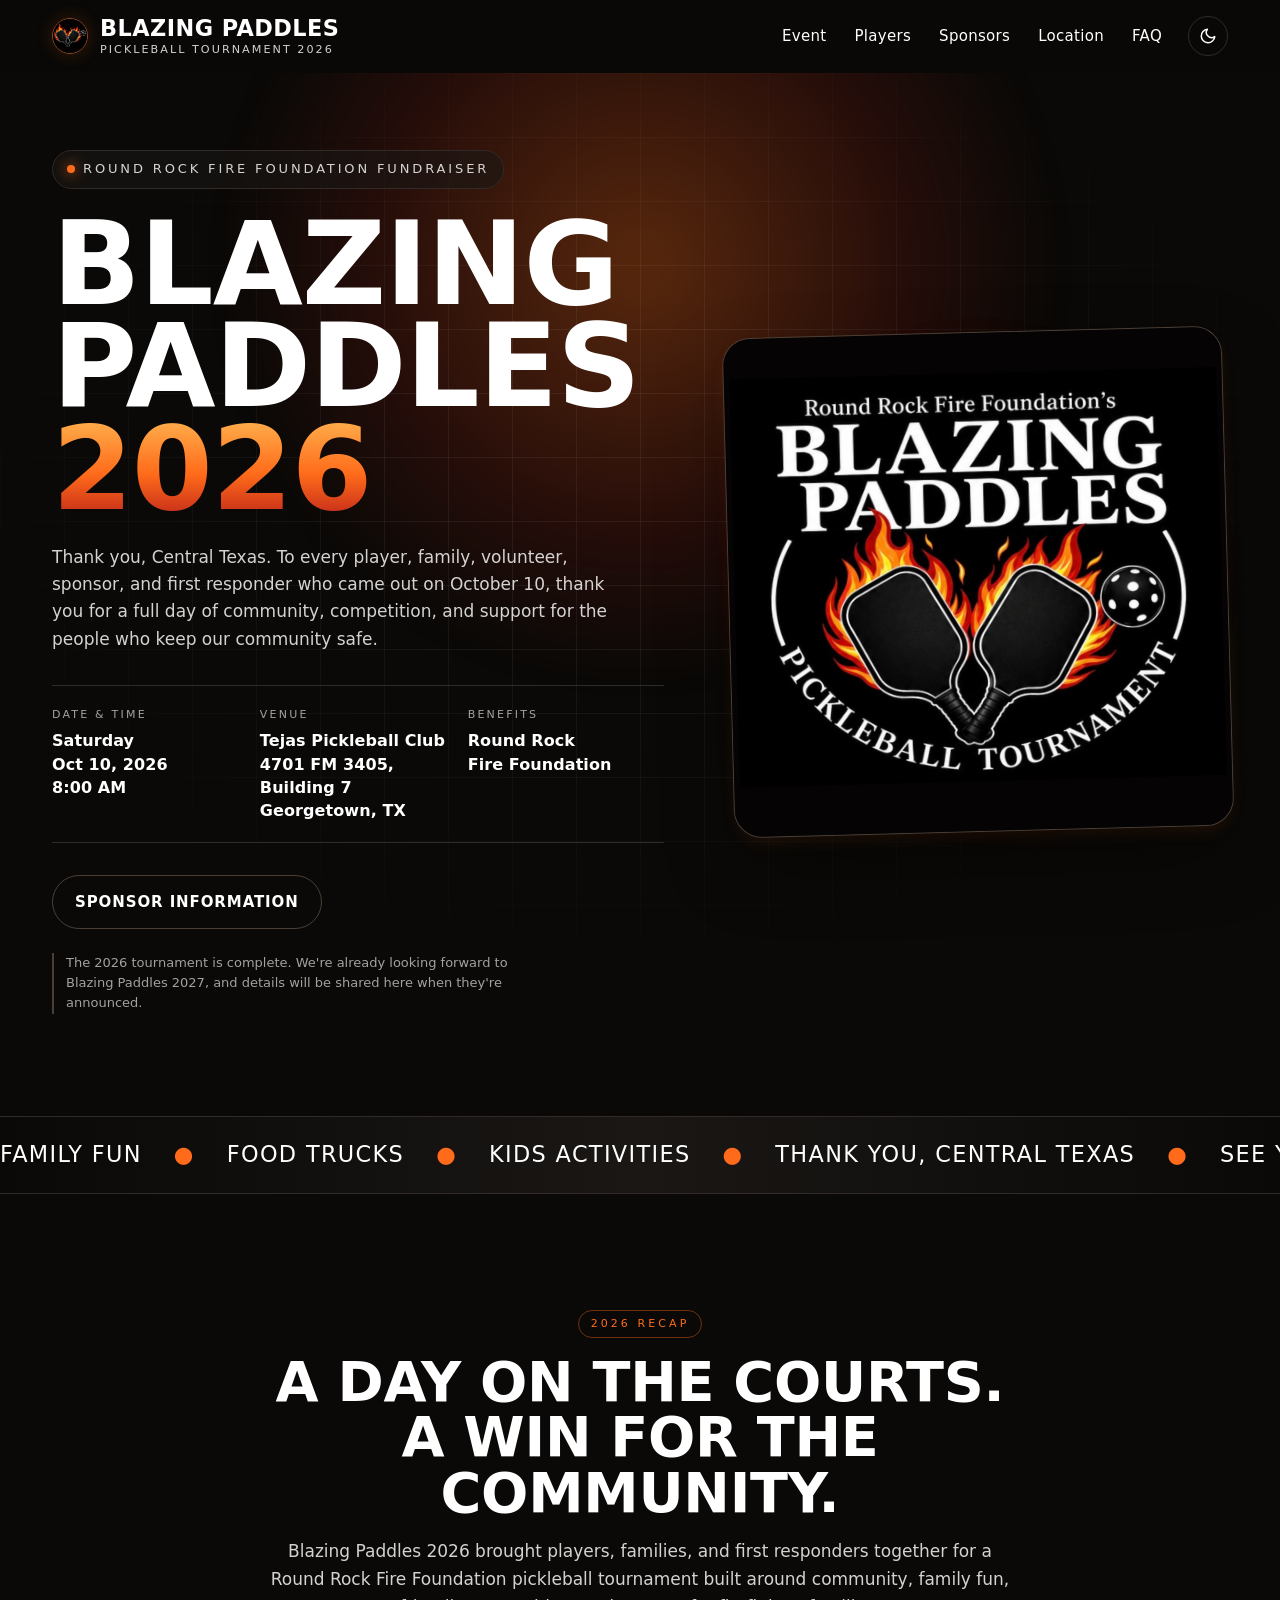
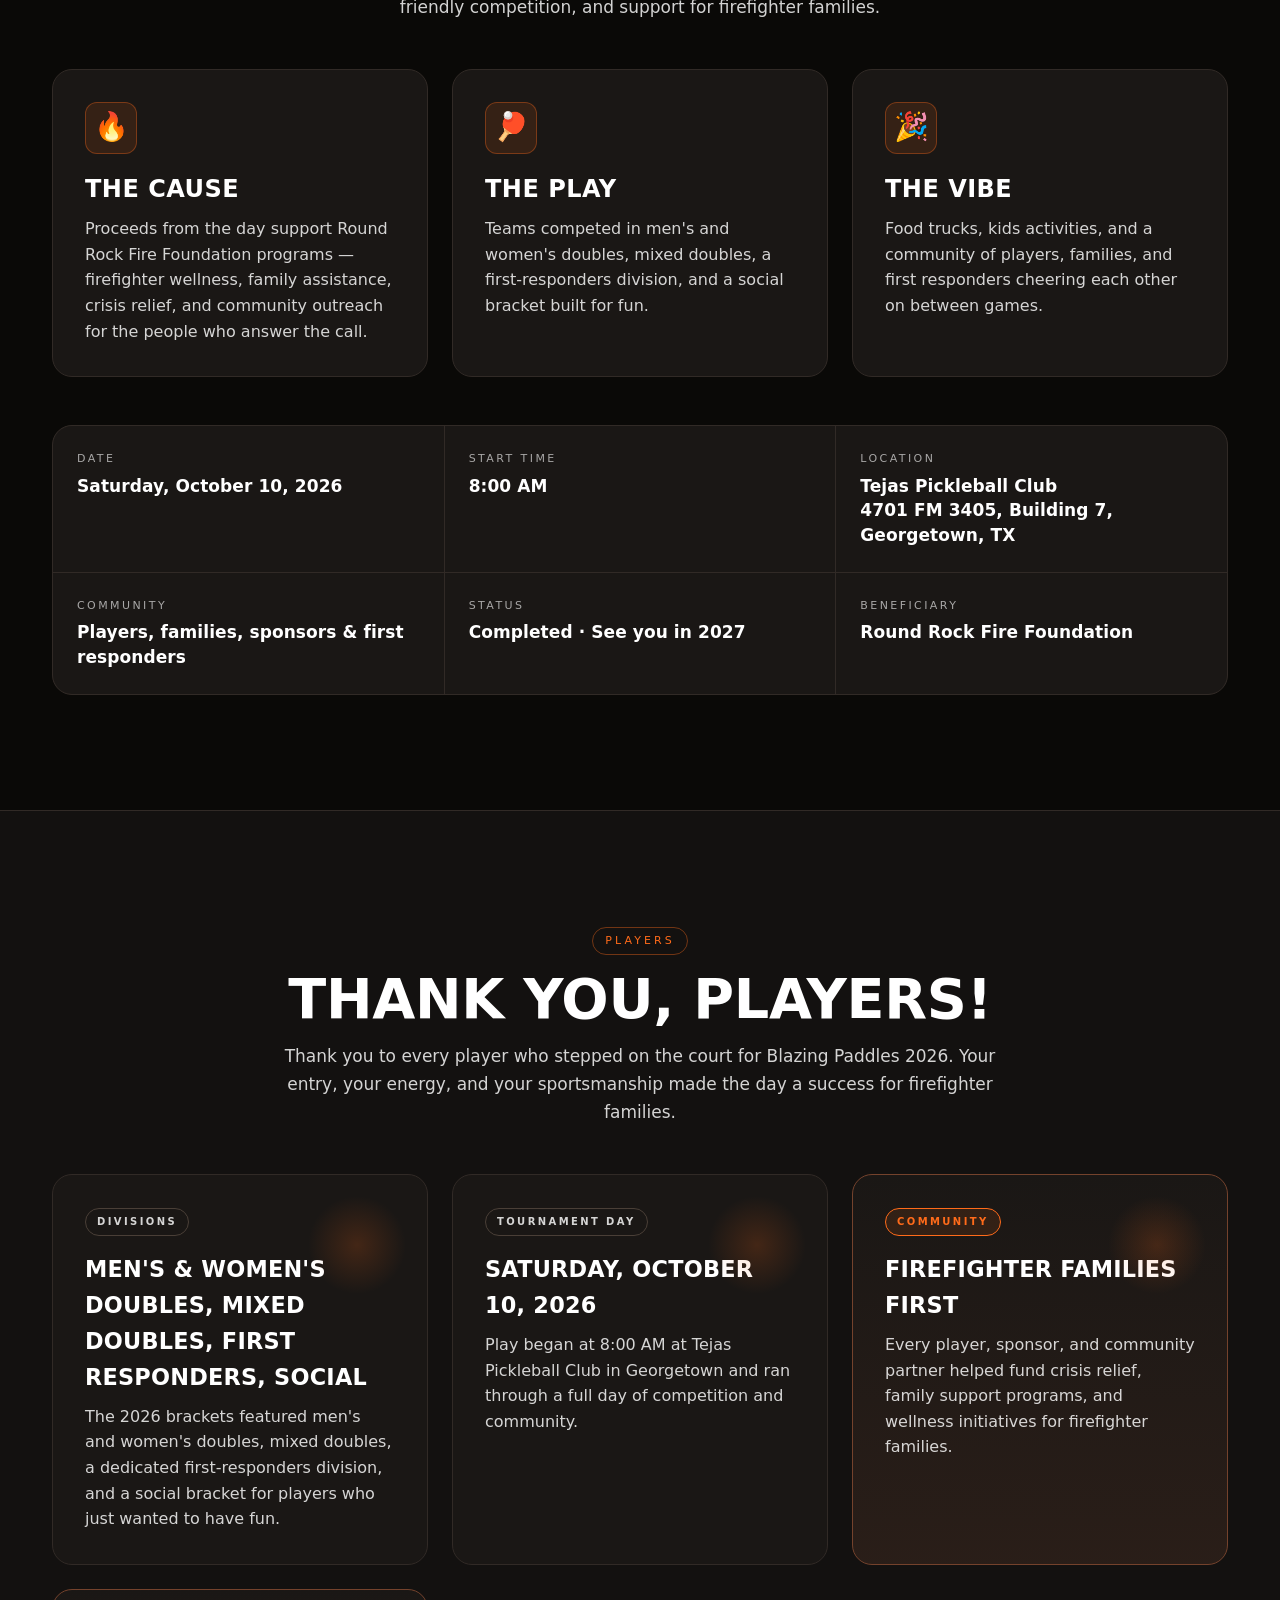
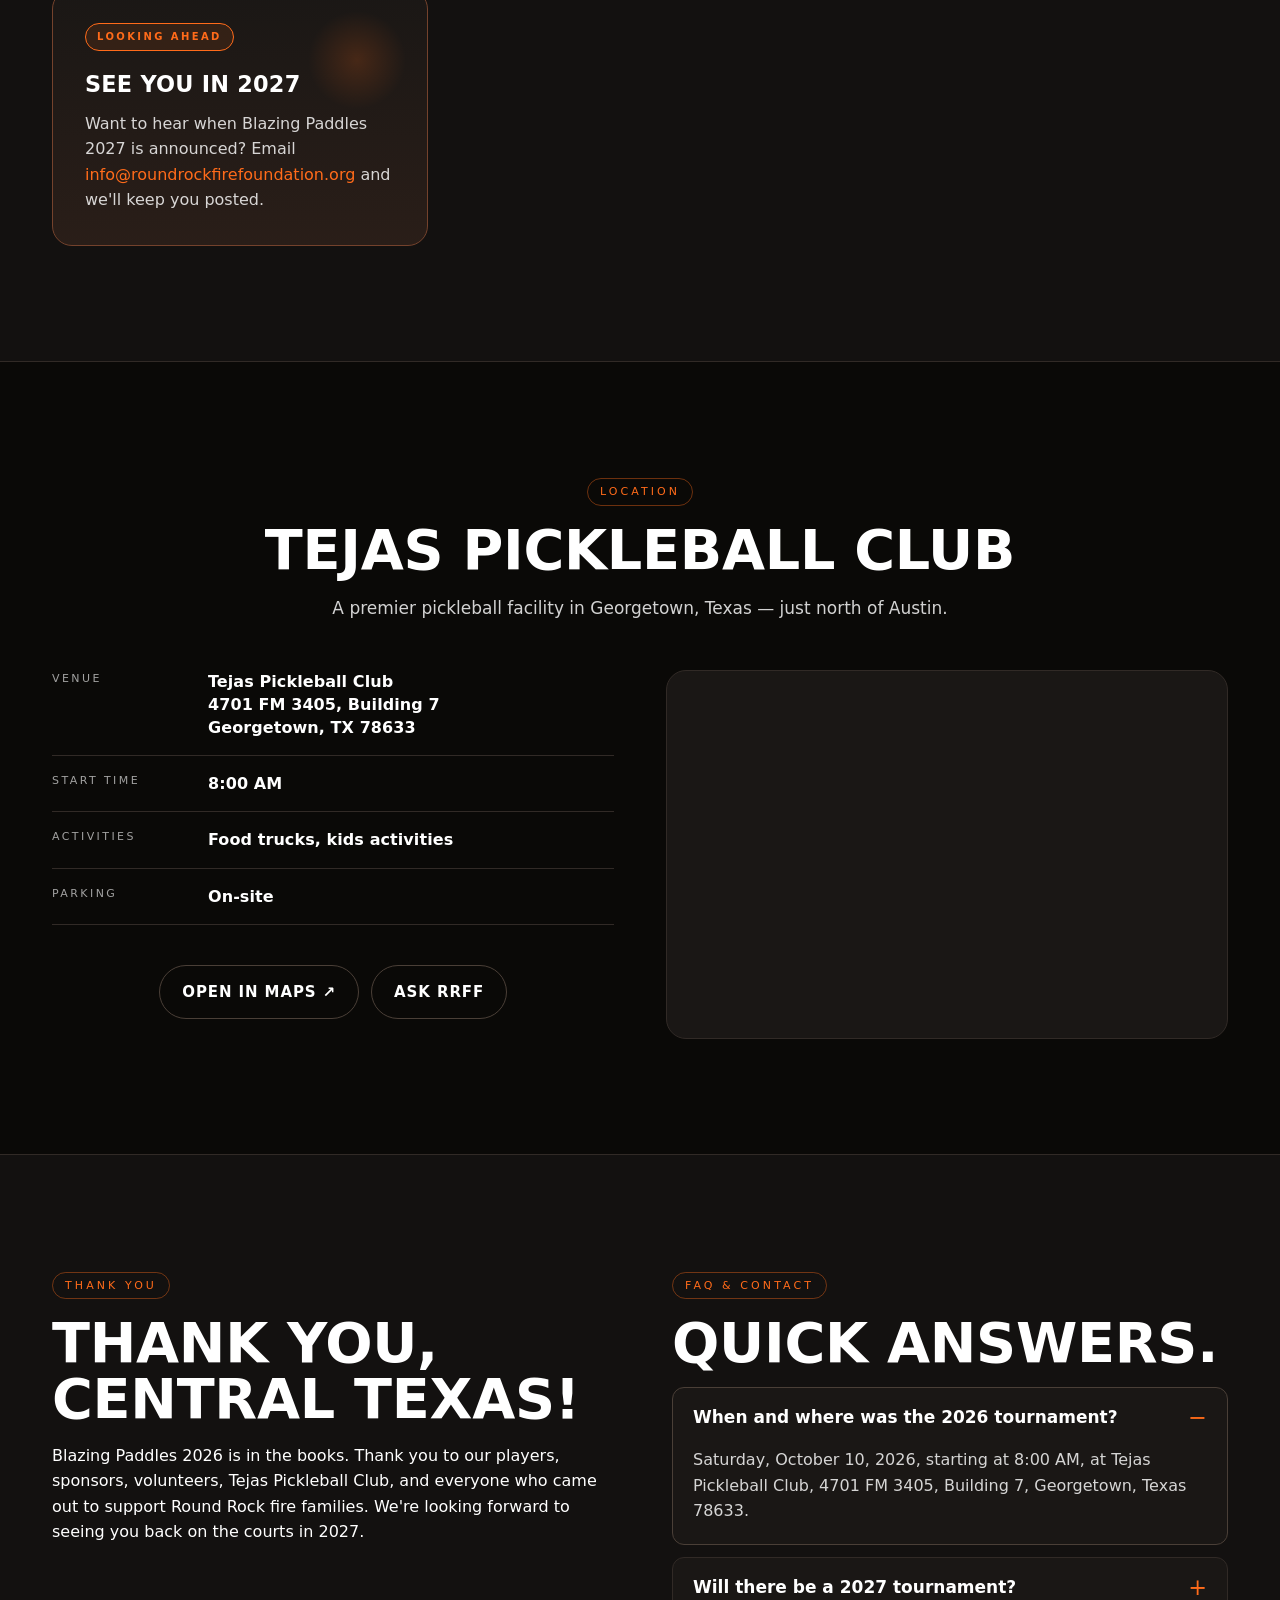
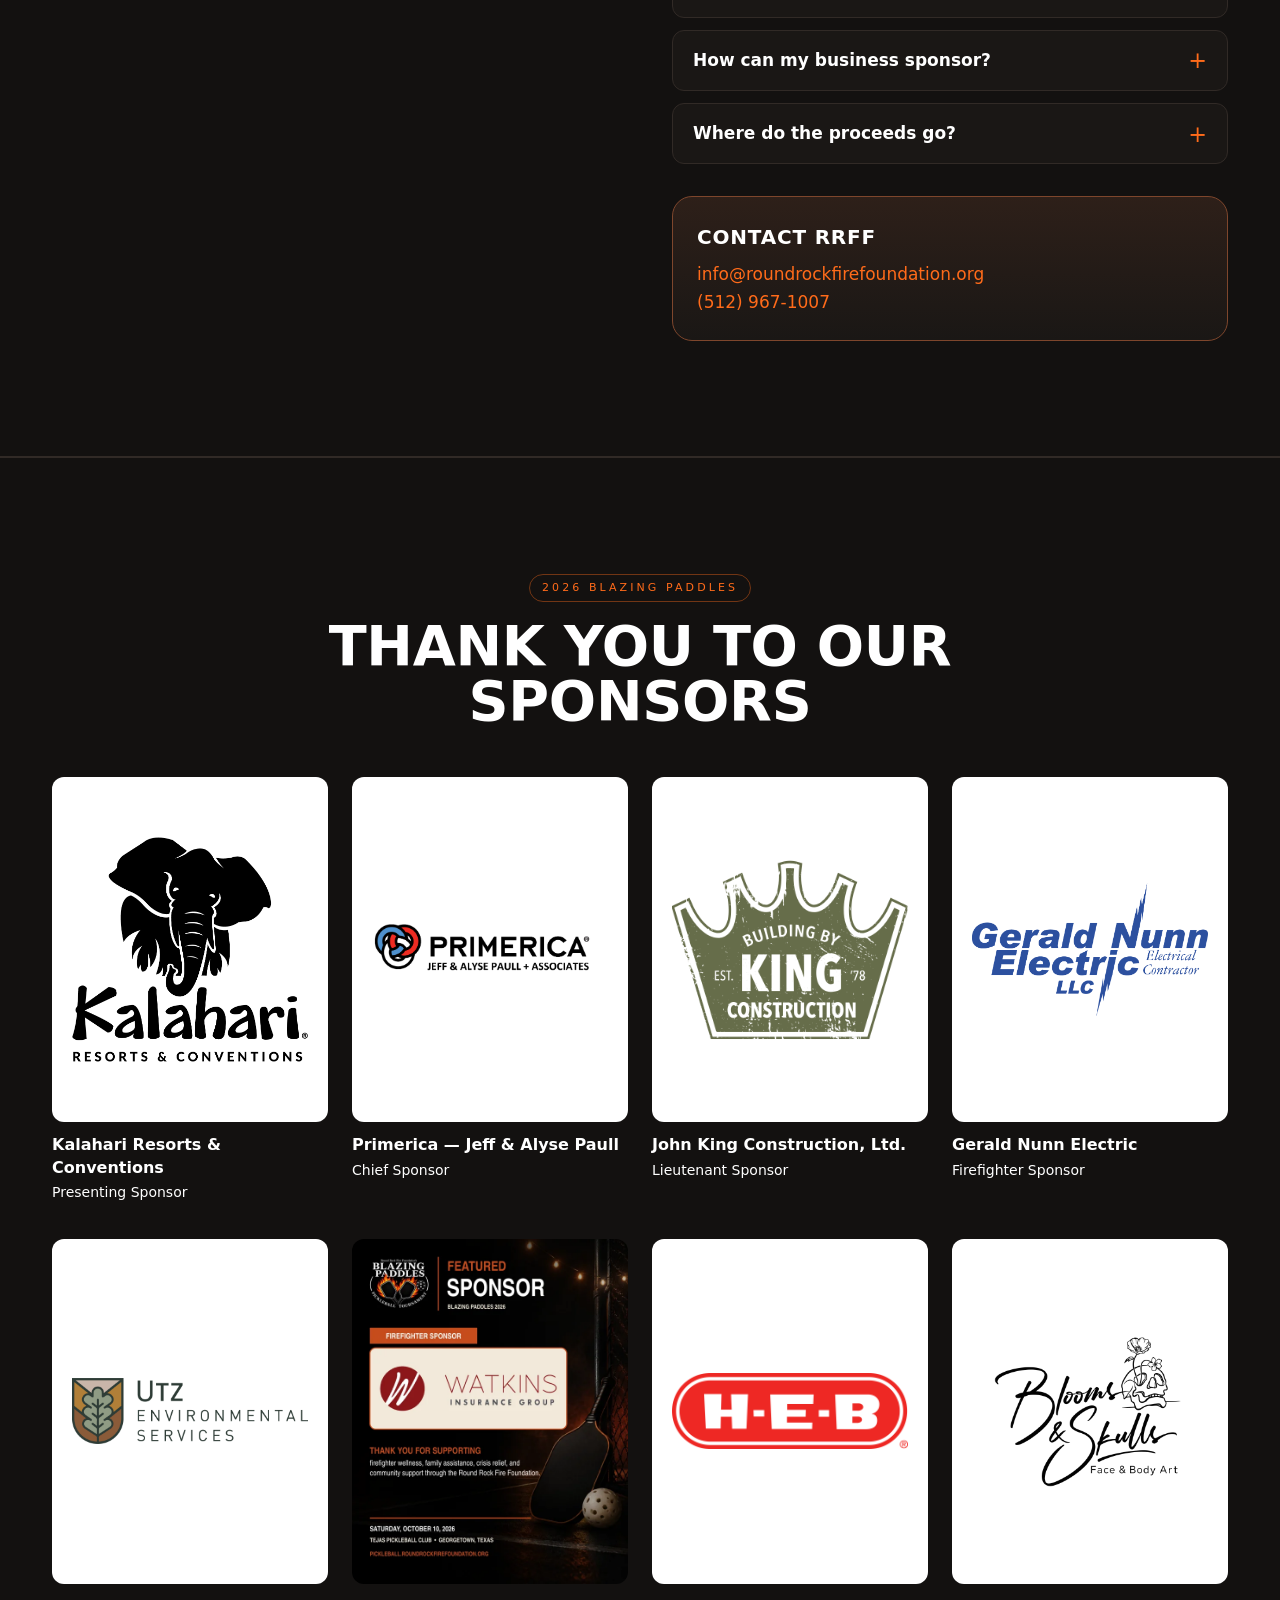
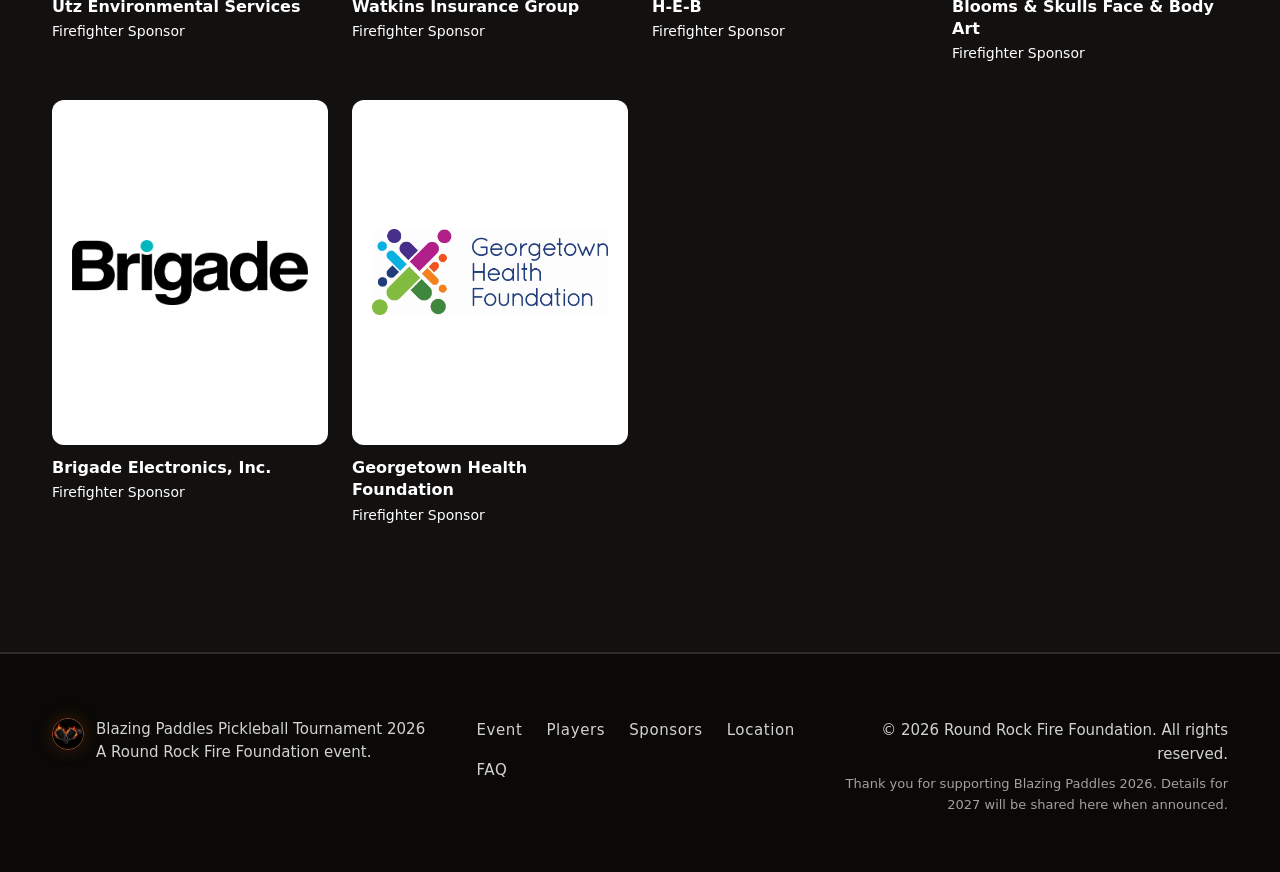
<file: index.html>
<!doctype html>
<html lang="en" data-theme="dark">
<head>
  <meta charset="utf-8" />
  <meta name="viewport" content="width=device-width, initial-scale=1" />
  <title>Blazing Paddles Pickleball Tournament 2026 — Round Rock Fire Foundation</title>
  <meta name="description" content="Thank you, Central Texas. Blazing Paddles 2026 was played Saturday, October 10, 2026 at Tejas Pickleball Club in Georgetown, TX, benefiting the Round Rock Fire Foundation. We look forward to seeing you in 2027." />

  <!-- Open Graph -->
  <meta property="og:type" content="website" />
  <meta property="og:title" content="Blazing Paddles Pickleball Tournament 2026" />
  <meta property="og:description" content="Thank you, Central Texas. Blazing Paddles 2026 was played October 10, 2026 at Tejas Pickleball Club in Georgetown, TX, benefiting the Round Rock Fire Foundation. See you in 2027." />
  <meta property="og:url" content="https://pickleball.roundrockfirefoundation.org/" />
  <meta property="og:image" content="https://pickleball.roundrockfirefoundation.org/assets/images/blazing-paddles-logo-official-2026.jpg" />
  <meta property="og:image:alt" content="Blazing Paddles Pickleball Tournament 2026 logo" />
  <meta property="og:locale" content="en_US" />
  <meta name="twitter:card" content="summary_large_image" />
  <meta name="twitter:title" content="Blazing Paddles Pickleball Tournament 2026" />
  <meta name="twitter:description" content="October 10, 2026 · Georgetown, TX · Benefiting the Round Rock Fire Foundation." />
  <meta name="twitter:image" content="https://pickleball.roundrockfirefoundation.org/assets/images/blazing-paddles-logo-official-2026.jpg" />

  <link rel="icon" type="image/jpeg" href="assets/images/blazing-paddles-icon-official-2026.jpg" />

  <!-- Fonts: Fontshare Khand (display, condensed athletic) + Satoshi (body) -->
  <link rel="preconnect" href="https://api.fontshare.com" crossorigin />
  <link href="https://api.fontshare.com/v2/css?f[]=khand@500,600,700&f[]=satoshi@400,500,700,900&display=swap" rel="stylesheet" />

  <link rel="stylesheet" href="styles.css" />

  <!-- JSON-LD Event Schema -->
  <script type="application/ld+json">
  {
    "@context": "https://schema.org",
    "@type": "SportsEvent",
    "name": "Blazing Paddles Pickleball Tournament 2026",
    "description": "Round Rock Fire Foundation fundraiser with pickleball, community activities, and support for firefighter families.",
    "startDate": "2026-10-10T08:00:00-05:00",
    "endDate": "2026-10-10",
    "doorTime": "2026-10-10T08:00:00-05:00",
    "eventAttendanceMode": "https://schema.org/OfflineEventAttendanceMode",
    "eventStatus": "https://schema.org/EventScheduled",
    "image": "assets/images/blazing-paddles-logo-official-2026.jpg",
    "location": {
      "@type": "Place",
      "name": "Tejas Pickleball Club",
      "address": {
        "@type": "PostalAddress",
        "streetAddress": "4701 FM 3405, Building 7",
        "addressLocality": "Georgetown",
        "addressRegion": "TX",
        "postalCode": "78633",
        "addressCountry": "US"
      }
    },
    "organizer": {
      "@type": "Organization",
      "name": "Round Rock Fire Foundation",
      "url": "https://www.roundrockfirefoundation.org/",
      "email": "info@roundrockfirefoundation.org",
      "telephone": "+1-512-967-1007"
    },
    "performer": {
      "@type": "PerformingGroup",
      "name": "Blazing Paddles 2026 Tournament Players"
    },
    "sport": "Pickleball"
  }
  </script>
</head>
<body>

  <a class="skip-link" href="#main">Skip to main content</a>

  <header class="site-header" id="siteHeader">
    <div class="container header-inner">
      <a href="#home" class="brand" aria-label="Blazing Paddles Pickleball Tournament — home">
        <img class="brand-mark brand-mark-img" src="assets/images/blazing-paddles-icon-official-2026.jpg" alt="" width="36" height="36" />
        <span class="brand-text">
          <span class="brand-line-1">Blazing Paddles</span>
          <span class="brand-line-2">Pickleball Tournament 2026</span>
        </span>
      </a>

      <nav class="primary-nav" aria-label="Primary">
        <ul>
          <li><a href="#event">Event</a></li>
          <li><a href="#divisions">Players</a></li>
          <li><a href="sponsor.html">Sponsors</a></li>
          <li><a href="#location">Location</a></li>
          <li><a href="#faq">FAQ</a></li>
        </ul>
      </nav>

      <div class="header-actions">
        <button class="theme-toggle" type="button" aria-label="Toggle light/dark theme" id="themeToggle">
          <svg class="icon-moon" width="18" height="18" viewBox="0 0 24 24" fill="none" stroke="currentColor" stroke-width="2" stroke-linecap="round" stroke-linejoin="round" aria-hidden="true"><path d="M21 12.79A9 9 0 1 1 11.21 3 7 7 0 0 0 21 12.79z"/></svg>
          <svg class="icon-sun" width="18" height="18" viewBox="0 0 24 24" fill="none" stroke="currentColor" stroke-width="2" stroke-linecap="round" stroke-linejoin="round" aria-hidden="true"><circle cx="12" cy="12" r="4"/><path d="M12 2v2M12 20v2M4.93 4.93l1.41 1.41M17.66 17.66l1.41 1.41M2 12h2M20 12h2M4.93 19.07l1.41-1.41M17.66 6.34l1.41-1.41"/></svg>
        </button>
        <button class="menu-toggle" type="button" aria-label="Open menu" aria-expanded="false" id="menuToggle">
          <span></span><span></span><span></span>
        </button>
      </div>
    </div>
  </header>

  <main id="main">

    <!-- HERO -->
    <section class="hero" id="home">
      <div class="hero-bg" aria-hidden="true">
        <div class="hero-glow"></div>
        <div class="hero-grid"></div>
      </div>

      <div class="container hero-inner">
        <div class="hero-copy">
          <p class="eyebrow">
            <span class="dot"></span>
            Round Rock Fire Foundation Fundraiser
          </p>
          <h1 class="hero-title">
            Blazing<br/>Paddles<br/>
            <span class="hero-title-sub">2026</span>
          </h1>
          <p class="hero-lede">
            Thank you, Central Texas. To every player, family, volunteer, sponsor, and first responder who came out on October 10, thank you for a full day of community, competition, and support for the people who keep our community safe.
          </p>

          <ul class="hero-meta">
            <li>
              <span class="meta-label">Date &amp; Time</span>
              <span class="meta-value">Saturday<br/>Oct 10, 2026<br/>8:00 AM</span>
            </li>
            <li>
              <span class="meta-label">Venue</span>
              <span class="meta-value">Tejas Pickleball Club<br/>4701 FM 3405, Building 7<br/>Georgetown, TX</span>
            </li>
            <li>
              <span class="meta-label">Benefits</span>
              <span class="meta-value">Round Rock<br/>Fire Foundation</span>
            </li>
          </ul>

          <div class="hero-ctas">
            <a class="btn btn-ghost" href="sponsor.html">Sponsor Information</a>
          </div>

          <p class="update-note">
            The 2026 tournament is complete. We're already looking forward to Blazing Paddles 2027, and details will be shared here when they're announced.
          </p>
        </div>

        <figure class="hero-art">
          <img src="assets/images/blazing-paddles-logo-official-2026.jpg" alt="Round Rock Fire Foundation Blazing Paddles Pickleball Tournament logo" width="1080" height="1080" />
        </figure>
      </div>
    </section>

    <!-- MARQUEE / VALUE STRIP -->
    <section class="strip" aria-label="Event highlights">
      <div class="strip-track">
        <span>Family Fun</span><span aria-hidden="true">●</span>
        <span>Food Trucks</span><span aria-hidden="true">●</span>
        <span>Kids Activities</span><span aria-hidden="true">●</span>
        <span>Thank You, Central Texas</span><span aria-hidden="true">●</span>
        <span>See You in 2027</span><span aria-hidden="true">●</span>
        <span>Community Fundraiser</span><span aria-hidden="true">●</span>
        <span>Family Fun</span><span aria-hidden="true">●</span>
        <span>Food Trucks</span><span aria-hidden="true">●</span>
        <span>Kids Activities</span><span aria-hidden="true">●</span>
        <span>Thank You, Central Texas</span><span aria-hidden="true">●</span>
        <span>See You in 2027</span><span aria-hidden="true">●</span>
        <span>Community Fundraiser</span><span aria-hidden="true">●</span>
      </div>
    </section>

    <!-- EVENT INFO -->
    <section class="section" id="event">
      <div class="container">
        <header class="section-head">
          <p class="kicker">2026 Recap</p>
          <h2 class="section-title">A day on the courts. A win for the community.</h2>
          <p class="section-lede">
            Blazing Paddles 2026 brought players, families, and first responders together for a Round Rock Fire Foundation pickleball tournament built around community, family fun, friendly competition, and support for firefighter families.
          </p>
        </header>


        <div class="grid info-grid">
          <article class="card">
            <div class="card-icon" aria-hidden="true">🔥</div>
            <h3>The Cause</h3>
            <p>Proceeds from the day support Round Rock Fire Foundation programs — firefighter wellness, family assistance, crisis relief, and community outreach for the people who answer the call.</p>
          </article>

          <article class="card">
            <div class="card-icon" aria-hidden="true">🏓</div>
            <h3>The Play</h3>
            <p>Teams competed in men's and women's doubles, mixed doubles, a first-responders division, and a social bracket built for fun.</p>
          </article>

          <article class="card">
            <div class="card-icon" aria-hidden="true">🎉</div>
            <h3>The Vibe</h3>
            <p>Food trucks, kids activities, and a community of players, families, and first responders cheering each other on between games.</p>
          </article>
        </div>

        <div class="quick-facts">
          <div class="fact">
            <span class="fact-label">Date</span>
            <span class="fact-value">Saturday, October 10, 2026</span>
          </div>
          <div class="fact">
              <span class="fact-label">Start Time</span>
              <span class="fact-value">8:00 AM</span>
          </div>
          <div class="fact">
            <span class="fact-label">Location</span>
            <span class="fact-value">Tejas Pickleball Club<br/>4701 FM 3405, Building 7, Georgetown, TX</span>
          </div>
          <div class="fact">
              <span class="fact-label">Community</span>
              <span class="fact-value">Players, families, sponsors &amp; first responders</span>
          </div>
          <div class="fact">
              <span class="fact-label">Status</span>
              <span class="fact-value">Completed · See you in 2027</span>
          </div>
          <div class="fact">
            <span class="fact-label">Beneficiary</span>
            <span class="fact-value">Round Rock Fire Foundation</span>
          </div>
        </div>

      </div>
    </section>

    <!-- PLAYERS -->
    <section class="section section-alt" id="divisions">
      <div class="container">
        <header class="section-head">
          <p class="kicker">Players</p>
          <h2 class="section-title">Thank you, players!</h2>
          <p class="section-lede">Thank you to every player who stepped on the court for Blazing Paddles 2026. Your entry, your energy, and your sportsmanship made the day a success for firefighter families.</p>
        </header>

        <div class="grid div-grid">

          <article class="div-card">
            <span class="div-tier">Divisions</span>
            <h3>Men's &amp; women's doubles, mixed doubles, first responders, social</h3>
            <p>The 2026 brackets featured men's and women's doubles, mixed doubles, a dedicated first-responders division, and a social bracket for players who just wanted to have fun.</p>
          </article>

          <article class="div-card">
            <span class="div-tier">Tournament Day</span>
            <h3>Saturday, October 10, 2026</h3>
            <p>Play began at 8:00 AM at Tejas Pickleball Club in Georgetown and ran through a full day of competition and community.</p>
          </article>

          <article class="div-card div-card-feature">
            <span class="div-tier div-tier-flame">Community</span>
            <h3>Firefighter families first</h3>
            <p>Every player, sponsor, and community partner helped fund crisis relief, family support programs, and wellness initiatives for firefighter families.</p>
          </article>

          <article class="div-card div-card-feature">
            <span class="div-tier div-tier-flame">Looking Ahead</span>
            <h3>See you in 2027</h3>
            <p>Want to hear when Blazing Paddles 2027 is announced? Email <a href="mailto:info@roundrockfirefoundation.org?subject=Blazing%20Paddles%202027">info@roundrockfirefoundation.org</a> and we'll keep you posted.</p>
          </article>

        </div>

      </div>
    </section>

    <!-- LOCATION -->
    <section class="section" id="location">
      <div class="container">
        <header class="section-head">
          <p class="kicker">Location</p>
          <h2 class="section-title">Tejas Pickleball Club</h2>
          <p class="section-lede">A premier pickleball facility in Georgetown, Texas — just north of Austin.</p>
        </header>

        <div class="location-grid">
          <div class="location-info">
            <dl>
              <div><dt>Venue</dt><dd>Tejas Pickleball Club<br/>4701 FM 3405, Building 7<br/>Georgetown, TX 78633</dd></div>
              <div><dt>Start Time</dt><dd>8:00 AM</dd></div>
              <div><dt>Activities</dt><dd>Food trucks, kids activities</dd></div>
              <div><dt>Parking</dt><dd>On-site</dd></div>
            </dl>
            <div class="cta-row">
              <a class="btn btn-ghost" href="https://maps.google.com/?q=4701+FM+3405+Building+7+Georgetown+TX+78633" target="_blank" rel="noopener noreferrer">Open in Maps ↗</a>
              <a class="btn btn-ghost" href="mailto:info@roundrockfirefoundation.org?subject=Blazing%20Paddles%202026%20Event%20Question">Ask RRFF</a>
            </div>
          </div>

          <div class="location-map">
            <iframe
              title="Map of Tejas Pickleball Club, Georgetown, TX"
              src="https://www.google.com/maps?q=4701%20FM%203405%2C%20Building%207%2C%20Georgetown%2C%20TX%2078633&output=embed"
              loading="lazy"
              referrerpolicy="no-referrer-when-downgrade"
              allowfullscreen></iframe>
          </div>
        </div>
      </div>
    </section>

    <!-- THANK YOU + FAQ -->
    <section class="section section-alt" id="thank-you">
      <div class="container two-col">
        <div>
          <p class="kicker">Thank You</p>
          <h2 class="section-title">Thank you, Central Texas!</h2>
          <p>Blazing Paddles 2026 is in the books. Thank you to our players, sponsors, volunteers, Tejas Pickleball Club, and everyone who came out to support Round Rock fire families. We're looking forward to seeing you back on the courts in 2027.</p>
        </div>

        <div id="faq">
          <p class="kicker">FAQ &amp; Contact</p>
          <h2 class="section-title">Quick answers.</h2>

          <details class="faq-item" open>
            <summary>When and where was the 2026 tournament?</summary>
            <p>Saturday, October 10, 2026, starting at 8:00 AM, at Tejas Pickleball Club, 4701 FM 3405, Building 7, Georgetown, Texas 78633.</p>
          </details>

          <details class="faq-item">
            <summary>Will there be a 2027 tournament?</summary>
            <p>We're looking forward to it. Details for Blazing Paddles 2027 will be posted here when they're announced. Email <a href="mailto:info@roundrockfirefoundation.org">info@roundrockfirefoundation.org</a> to be notified.</p>
          </details>

          <details class="faq-item">
            <summary>How can my business sponsor?</summary>
            <p>Visit the dedicated <a href="sponsor.html">Blazing Paddles sponsor page</a>, email <a href="mailto:info@roundrockfirefoundation.org">info@roundrockfirefoundation.org</a>, or call (512) 967-1007.</p>
          </details>

          <details class="faq-item">
            <summary>Where do the proceeds go?</summary>
            <p>Net proceeds support Round Rock Fire Foundation programs: firefighter wellness, family assistance, crisis relief, and community outreach.</p>
          </details>

          <div class="contact-card">
            <h3>Contact RRFF</h3>
            <p><a href="mailto:info@roundrockfirefoundation.org">info@roundrockfirefoundation.org</a></p>
            <p><a href="tel:+15129671007">(512) 967-1007</a></p>
          </div>
        </div>
      </div>
    </section>

<section class="section section-alt" id="our-sponsors"><div class="container"><header class="section-head"><p class="kicker">2026 Blazing Paddles</p><h2 class="section-title">Thank You to Our Sponsors</h2></header><div class="confirmed-sponsors"><figure class="confirmed-sponsor"><img src="assets/images/sponsor-kalahari.png" style="aspect-ratio:4/5;object-fit:contain;background:#fff;padding:20px;box-sizing:border-box" alt="Kalahari Resorts &amp; Conventions — Presenting Sponsor" width="640" height="800" loading="lazy"><figcaption><strong>Kalahari Resorts &amp; Conventions</strong><span>Presenting Sponsor</span></figcaption></figure><figure class="confirmed-sponsor"><img src="assets/images/sponsor-primerica.png" style="aspect-ratio:4/5;object-fit:contain;background:#fff;padding:20px;box-sizing:border-box" alt="Primerica — Jeff &amp; Alyse Paull — Chief Sponsor" width="640" height="800" loading="lazy"><figcaption><strong>Primerica — Jeff &amp; Alyse Paull</strong><span>Chief Sponsor</span></figcaption></figure><figure class="confirmed-sponsor"><img src="assets/images/sponsor-john-king.png" style="aspect-ratio:4/5;object-fit:contain;background:#fff;padding:20px;box-sizing:border-box" alt="John King Construction, Ltd. — Lieutenant Sponsor" width="640" height="800" loading="lazy"><figcaption><strong>John King Construction, Ltd.</strong><span>Lieutenant Sponsor</span></figcaption></figure><figure class="confirmed-sponsor"><img src="assets/images/sponsor-gerald-nunn.png" style="aspect-ratio:4/5;object-fit:contain;background:#fff;padding:20px;box-sizing:border-box" alt="Gerald Nunn Electric — Firefighter Sponsor" width="640" height="800" loading="lazy"><figcaption><strong>Gerald Nunn Electric</strong><span>Firefighter Sponsor</span></figcaption></figure><figure class="confirmed-sponsor"><img src="assets/images/sponsor-utz.png" style="aspect-ratio:4/5;object-fit:contain;background:#fff;padding:20px;box-sizing:border-box" alt="Utz Environmental Services — Firefighter Sponsor" width="640" height="800" loading="lazy"><figcaption><strong>Utz Environmental Services</strong><span>Firefighter Sponsor</span></figcaption></figure><figure class="confirmed-sponsor"><img src="assets/images/sponsor-2026-watkins.webp" alt="Watkins Insurance Group — Firefighter Sponsor" width="640" height="800" loading="lazy"><figcaption><strong>Watkins Insurance Group</strong><span>Firefighter Sponsor</span></figcaption></figure><figure class="confirmed-sponsor"><img src="assets/images/sponsor-heb.png" style="aspect-ratio:4/5;object-fit:contain;background:#fff;padding:20px;box-sizing:border-box" alt="H-E-B — Firefighter Sponsor" width="640" height="800" loading="lazy"><figcaption><strong>H-E-B</strong><span>Firefighter Sponsor</span></figcaption></figure><figure class="confirmed-sponsor"><img src="assets/images/sponsor-blooms-skulls.png" style="aspect-ratio:4/5;object-fit:contain;background:#fff;padding:16px;box-sizing:border-box" alt="Blooms &amp; Skulls Face &amp; Body Art — Firefighter Sponsor" width="640" height="800" loading="lazy"><figcaption><strong>Blooms &amp; Skulls Face &amp; Body Art</strong><span>Firefighter Sponsor</span></figcaption></figure><figure class="confirmed-sponsor"><div style="aspect-ratio:4/5;display:flex;align-items:center;background:#fff;border-radius:12px;padding:20px;box-sizing:border-box"><img src="assets/images/sponsor-brigade.png" alt="Brigade Electronics, Inc. — Firefighter Sponsor" width="1182" height="328" loading="lazy" style="width:100%;height:auto;object-fit:contain"></div><figcaption><strong>Brigade Electronics, Inc.</strong><span>Firefighter Sponsor</span></figcaption></figure><figure class="confirmed-sponsor"><img src="assets/images/sponsor-georgetown-health.png" style="aspect-ratio:4/5;object-fit:contain;background:#fff;padding:20px;box-sizing:border-box" alt="Georgetown Health Foundation — Firefighter Sponsor" width="640" height="800" loading="lazy"><figcaption><strong>Georgetown Health Foundation</strong><span>Firefighter Sponsor</span></figcaption></figure></div></div></section>
  </main>

  <footer class="site-footer">
    <div class="container footer-inner">
      <div class="footer-brand">
        <img class="brand-mark brand-mark-img" src="assets/images/blazing-paddles-icon-official-2026.jpg" alt="" width="32" height="32" />
        <p>Blazing Paddles Pickleball Tournament 2026<br/>A Round Rock Fire Foundation event.</p>
      </div>

      <nav class="footer-nav" aria-label="Footer">
        <a href="#event">Event</a>
        <a href="#divisions">Players</a>
        <a href="sponsor.html">Sponsors</a>
        <a href="#location">Location</a>
        <a href="#faq">FAQ</a>
      </nav>

      <div class="footer-meta">
        <p>© <span id="year">2026</span> Round Rock Fire Foundation. All rights reserved.</p>
        <p class="muted small">Thank you for supporting Blazing Paddles 2026. Details for 2027 will be shared here when announced.</p>
      </div>
    </div>
  </footer>

  <script src="script.js" defer></script>
</body>
</html>
</file>
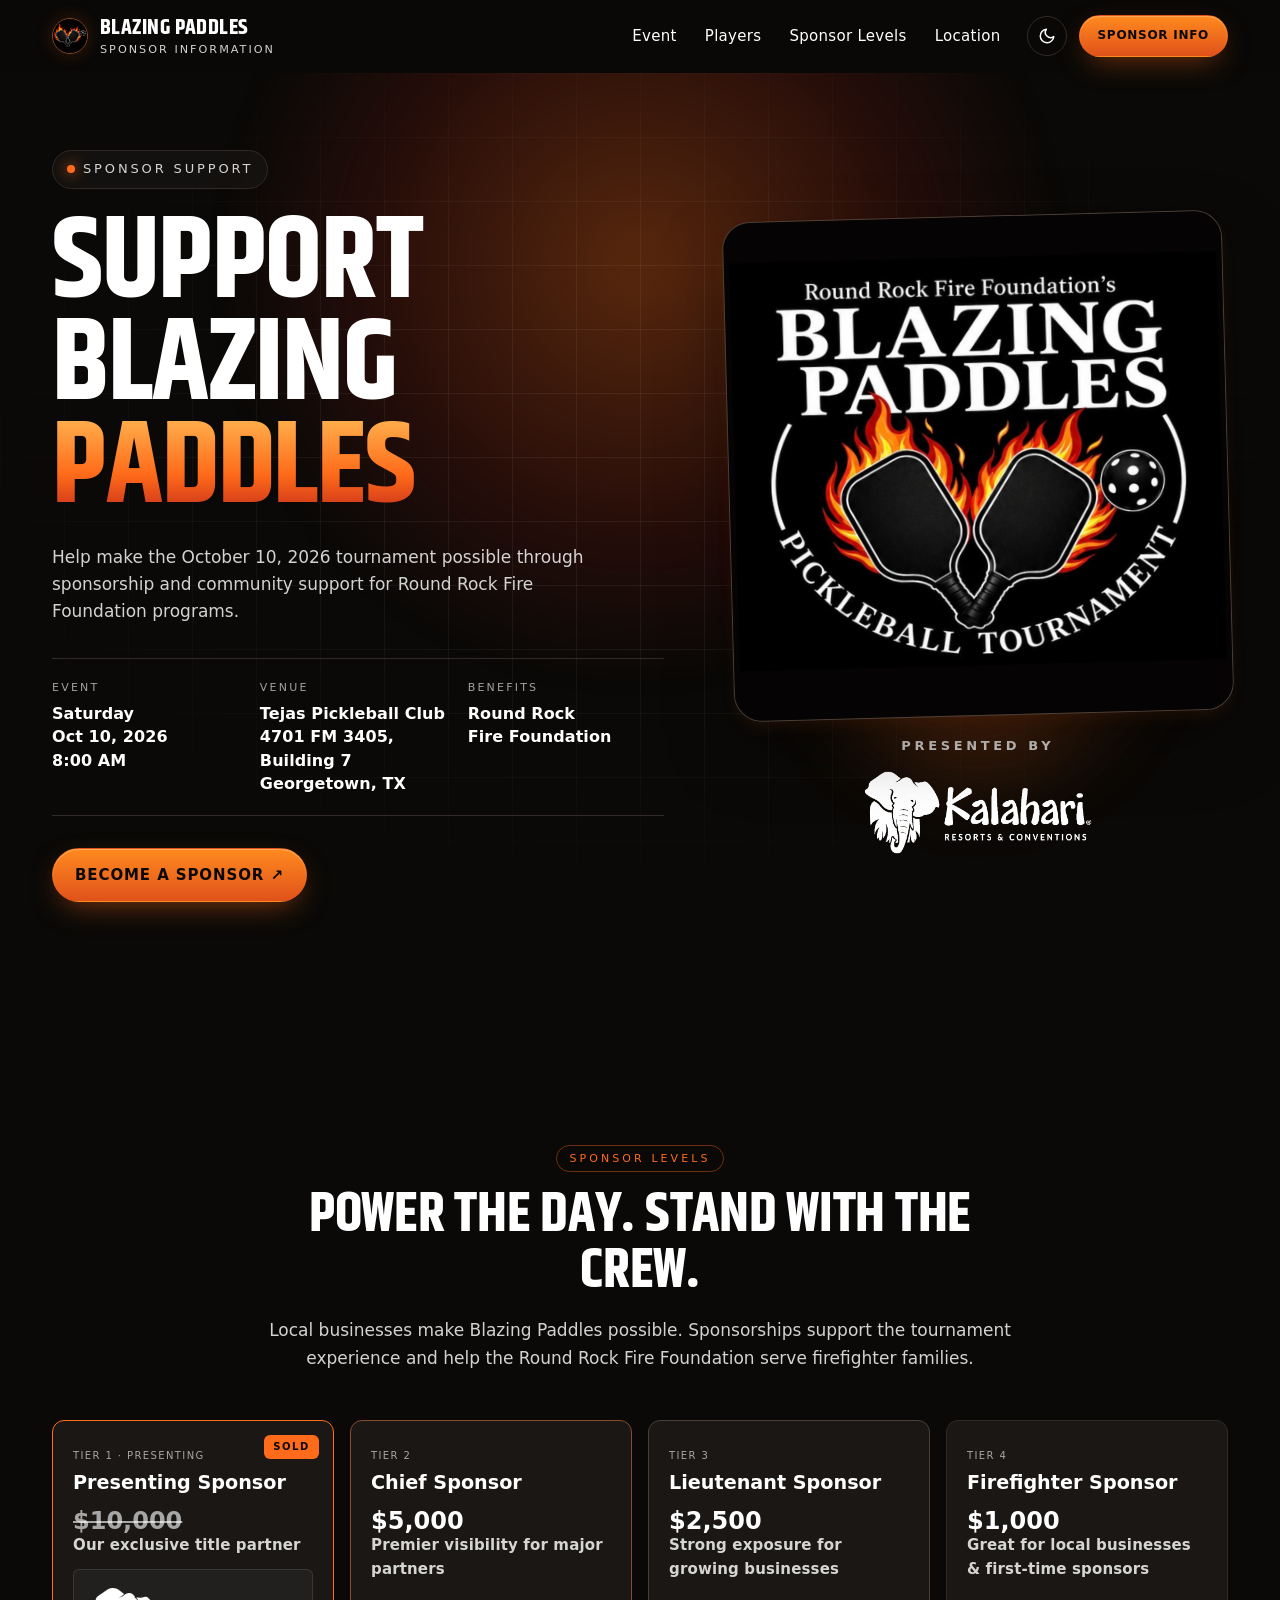
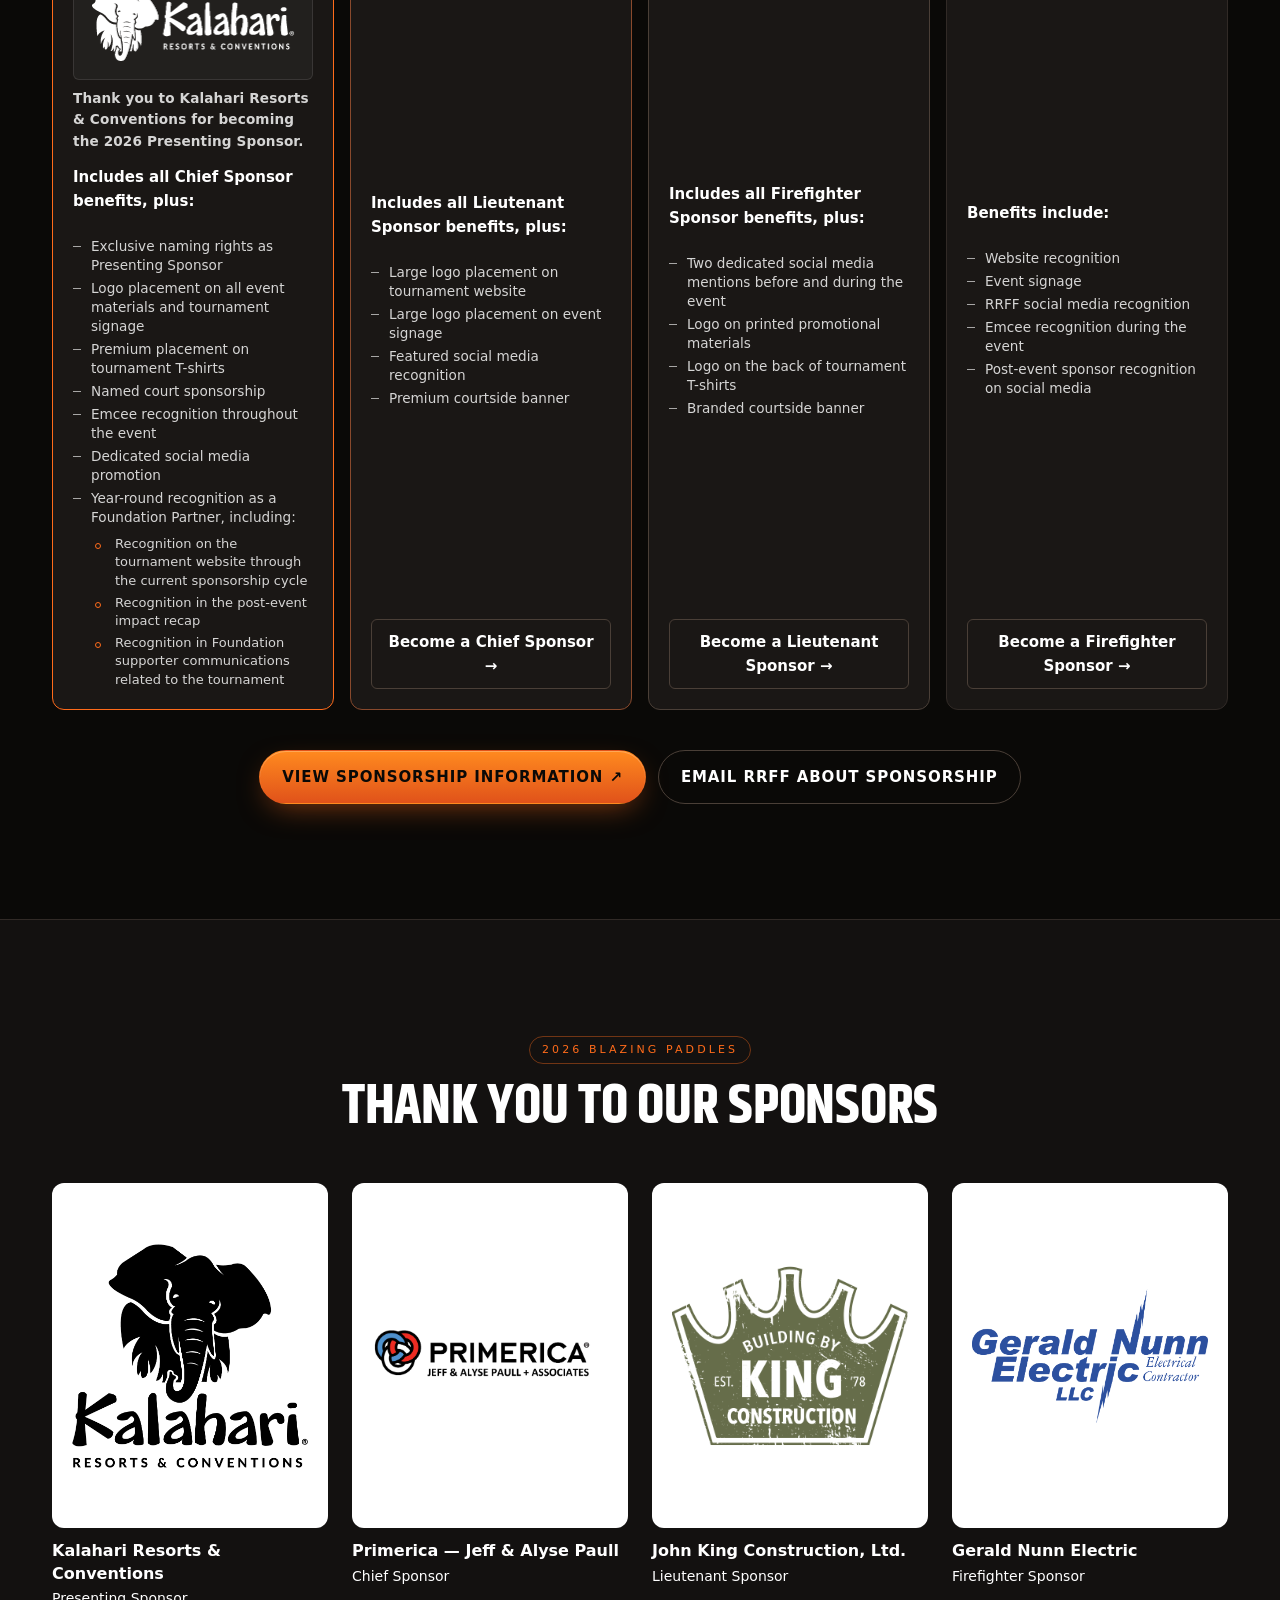
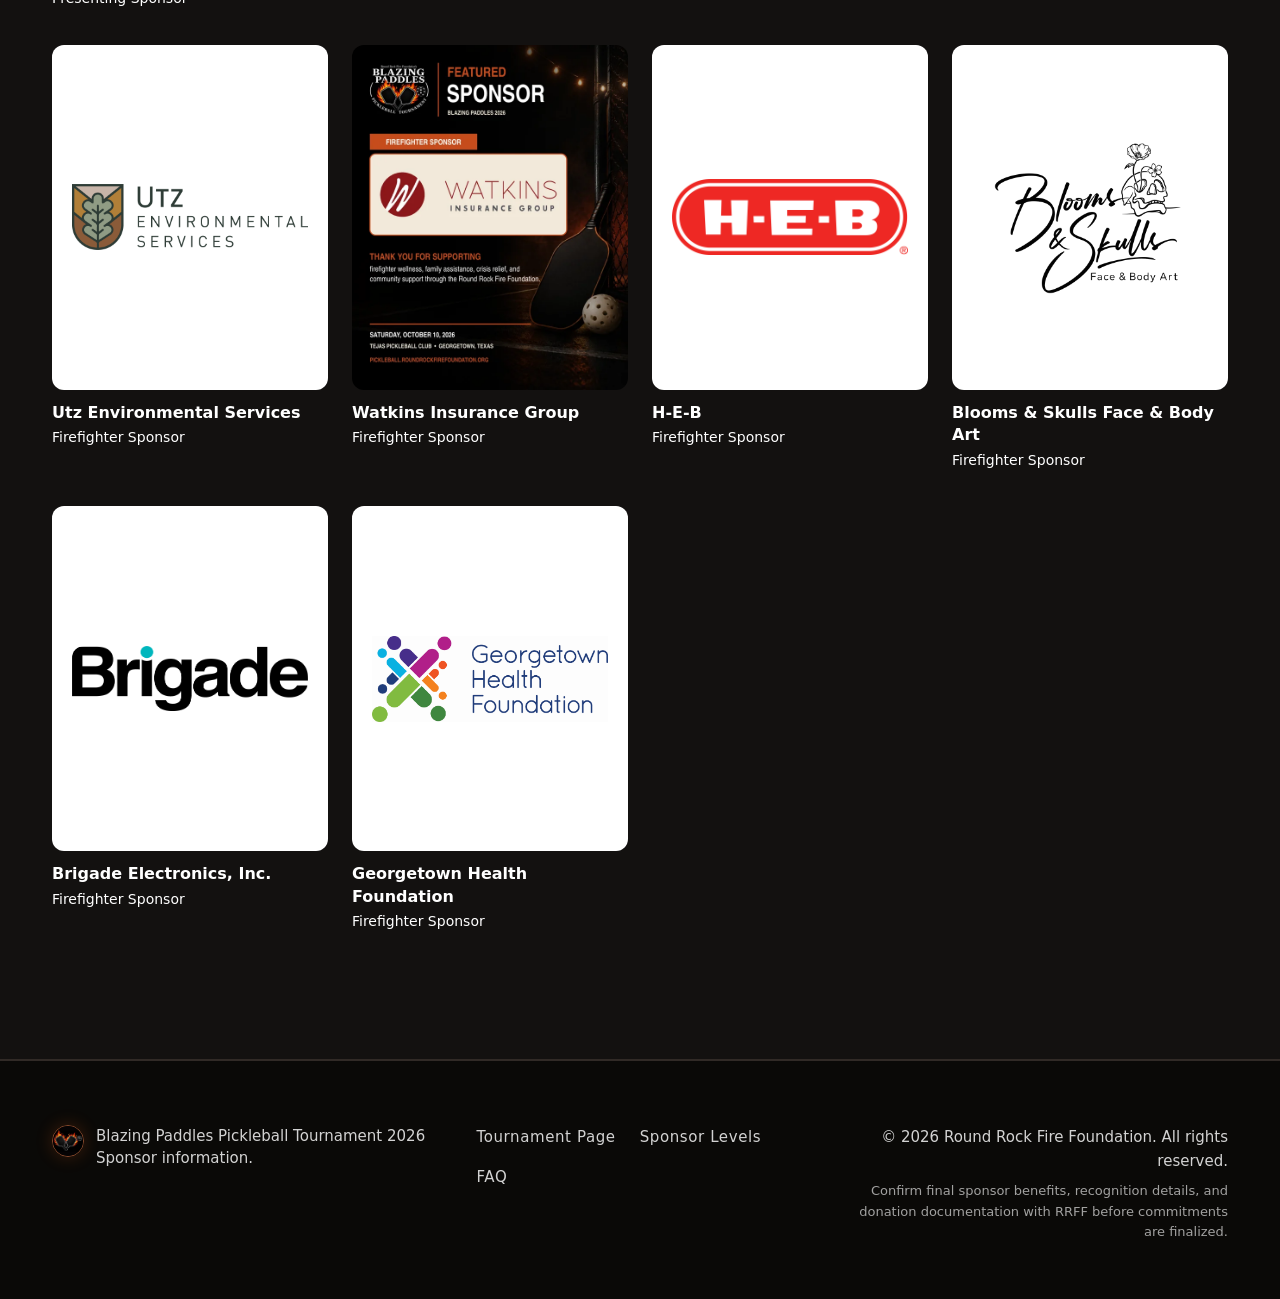
<file: sponsor.html>
<!DOCTYPE html>
<html lang="en" data-theme="dark">
<head>
  <meta charset="UTF-8" />
  <meta name="viewport" content="width=device-width, initial-scale=1.0" />
  <meta name="description" content="Sponsor information for the 2026 Blazing Paddles Pickleball Tournament benefitting the Round Rock Fire Foundation." />
  <title>Blazing Paddles 2026 Sponsor Information — Round Rock Fire Foundation</title>

  <meta property="og:title" content="Blazing Paddles 2026 Sponsor Information" />
  <meta property="og:description" content="Sponsor the 2026 Blazing Paddles Pickleball Tournament and support Round Rock Fire Foundation programs." />
  <meta property="og:type" content="website" />
  <meta property="og:image" content="assets/images/blazing-paddles-logo-official-2026.jpg" />
  <link rel="icon" type="image/jpeg" href="assets/images/blazing-paddles-icon-official-2026.jpg" />

  <link rel="preconnect" href="https://api.fontshare.com" />
  <link rel="preconnect" href="https://fonts.googleapis.com" />
  <link rel="preconnect" href="https://fonts.gstatic.com" crossorigin />
  <link href="https://api.fontshare.com/v2/css?f[]=satoshi@400,500,700,900&display=swap" rel="stylesheet">
  <link href="https://fonts.googleapis.com/css2?family=Bebas+Neue&family=Khand:wght@500;600;700&display=swap" rel="stylesheet">
  <link rel="stylesheet" href="styles.css" />
</head>
<body>
  <a class="skip-link" href="#main">Skip to content</a>

  <header class="site-header">
    <div class="container header-inner">
      <a class="brand" href="index.html" aria-label="Blazing Paddles home">
        <img class="brand-mark brand-mark-img" src="assets/images/blazing-paddles-icon-official-2026.jpg" alt="" width="42" height="42" />
        <span class="brand-text">
          <span class="brand-line-1">Blazing Paddles</span>
          <span class="brand-line-2">Sponsor Information</span>
        </span>
      </a>

      <nav class="primary-nav" aria-label="Primary">
        <ul>
          <li><a href="index.html#event">Event</a></li>
          <li><a href="index.html#divisions">Players</a></li>
          <li><a href="#sponsor-levels">Sponsor Levels</a></li>
          <li><a href="index.html#location">Location</a></li>
        </ul>
      </nav>

      <div class="header-actions">
        <button class="theme-toggle" type="button" aria-label="Toggle light/dark theme" id="themeToggle">
          <svg class="icon-moon" width="18" height="18" viewBox="0 0 24 24" fill="none" stroke="currentColor" stroke-width="2" stroke-linecap="round" stroke-linejoin="round" aria-hidden="true"><path d="M21 12.79A9 9 0 1 1 11.21 3 7 7 0 0 0 21 12.79z"/></svg>
          <svg class="icon-sun" width="18" height="18" viewBox="0 0 24 24" fill="none" stroke="currentColor" stroke-width="2" stroke-linecap="round" stroke-linejoin="round" aria-hidden="true"><circle cx="12" cy="12" r="4"/><path d="M12 2v2M12 20v2M4.93 4.93l1.41 1.41M17.66 17.66l1.41 1.41M2 12h2M20 12h2M4.93 19.07l1.41-1.41M17.66 6.34l1.41-1.41"/></svg>
        </button>
        <a class="btn btn-primary header-cta" href="https://www.roundrockfirefoundation.org/sponsor" target="_blank" rel="noopener noreferrer">Sponsor Info</a>
        <button class="menu-toggle" type="button" aria-label="Open menu" aria-expanded="false" id="menuToggle">
          <span></span><span></span><span></span>
        </button>
      </div>
    </div>
  </header>

  <main id="main">
    <section class="hero">
      <div class="hero-bg" aria-hidden="true">
        <div class="hero-glow"></div>
        <div class="hero-grid"></div>
      </div>

      <div class="container hero-inner">
        <div class="hero-copy">
          <p class="eyebrow">
            <span class="dot"></span>
            Sponsor Support
          </p>
          <h1 class="hero-title">
            Support<br/>Blazing<br/>
            <span class="hero-title-sub">Paddles</span>
          </h1>
          <p class="hero-lede">
            Help make the October 10, 2026 tournament possible through sponsorship and community support for Round Rock Fire Foundation programs.
          </p>

          <ul class="hero-meta">
            <li>
              <span class="meta-label">Event</span>
              <span class="meta-value">Saturday<br/>Oct 10, 2026<br/>8:00 AM</span>
            </li>
            <li>
              <span class="meta-label">Venue</span>
              <span class="meta-value">Tejas Pickleball Club<br/>4701 FM 3405, Building 7<br/>Georgetown, TX</span>
            </li>
            <li>
              <span class="meta-label">Benefits</span>
              <span class="meta-value">Round Rock<br/>Fire Foundation</span>
            </li>
          </ul>

          <div class="hero-ctas">
            <a class="btn btn-primary" href="https://www.roundrockfirefoundation.org/sponsor" target="_blank" rel="noopener noreferrer">Become a Sponsor ↗</a>
          </div>
        </div>

        <figure class="hero-art">
          <img src="assets/images/blazing-paddles-logo-official-2026.jpg" alt="Round Rock Fire Foundation's Blazing Paddles Pickleball Tournament logo." width="1080" height="1080" />
          <figcaption class="presented-by">
            <span class="presented-by-label">Presented by</span>
            <img class="presented-by-logo" src="assets/images/kalahari-logo-white.png" alt="Kalahari Resorts &amp; Conventions" loading="lazy" />
          </figcaption>
        </figure>
      </div>
    </section>

    <section class="section" id="sponsor-levels">
      <div class="container">
        <header class="section-head">
          <p class="kicker">Sponsor Levels</p>
          <h2 class="section-title">Power the day. Stand with the crew.</h2>
          <p class="section-lede">
            Local businesses make Blazing Paddles possible. Sponsorships support the tournament experience and help the Round Rock Fire Foundation serve firefighter families.
          </p>
        </header>

        <div class="grid sponsor-grid">
          <article class="sponsor-card sponsor-card-presenting sponsor-card-sold" aria-label="Presenting Sponsor — sold">
            <span class="sold-stamp" aria-hidden="true">SOLD</span>
            <header class="sponsor-head">
              <span class="sponsor-rank">Tier 1 · Presenting</span>
              <h3>Presenting Sponsor</h3>
              <p class="sponsor-price">$10,000</p>
              <p class="sponsor-tagline">Our exclusive title partner</p>
              <div class="presenting-sponsor-logo">
                <img src="assets/images/kalahari-logo-white.png" alt="Kalahari Resorts &amp; Conventions" loading="lazy" />
              </div>
              <p class="sponsor-status">Thank you to <strong>Kalahari Resorts &amp; Conventions</strong> for becoming the 2026 Presenting Sponsor.</p>
            </header>
            <p class="sponsor-includes">Includes all Chief Sponsor benefits, plus:</p>
            <ul class="sponsor-perks">
              <li>Exclusive naming rights as Presenting Sponsor</li>
              <li>Logo placement on all event materials and tournament signage</li>
              <li>Premium placement on tournament T-shirts</li>
              <li>Named court sponsorship</li>
              <li>Emcee recognition throughout the event</li>
              <li>Dedicated social media promotion</li>
              <li>Year-round recognition as a Foundation Partner, including:
                <ul class="sponsor-subperks">
                  <li>Recognition on the tournament website through the current sponsorship cycle</li>
                  <li>Recognition in the post-event impact recap</li>
                  <li>Recognition in Foundation supporter communications related to the tournament</li>
                </ul>
              </li>
            </ul>
          </article>

          <article class="sponsor-card sponsor-card-top">
            <header class="sponsor-head">
              <span class="sponsor-rank">Tier 2</span>
              <h3>Chief Sponsor</h3>
              <p class="sponsor-price">$5,000</p>
              <p class="sponsor-tagline">Premier visibility for major partners</p>
            </header>
            <p class="sponsor-includes">Includes all Lieutenant Sponsor benefits, plus:</p>
            <ul class="sponsor-perks">
              <li>Large logo placement on tournament website</li>
              <li>Large logo placement on event signage</li>
              <li>Featured social media recognition</li>
              <li>Premium courtside banner</li>
            </ul>
            <a class="sponsor-cta" href="https://www.roundrockfirefoundation.org/sponsor" target="_blank" rel="noopener noreferrer">Become a Chief Sponsor →</a>
          </article>

          <article class="sponsor-card sponsor-card-mid">
            <header class="sponsor-head">
              <span class="sponsor-rank">Tier 3</span>
              <h3>Lieutenant Sponsor</h3>
              <p class="sponsor-price">$2,500</p>
              <p class="sponsor-tagline">Strong exposure for growing businesses</p>
            </header>
            <p class="sponsor-includes">Includes all Firefighter Sponsor benefits, plus:</p>
            <ul class="sponsor-perks">
              <li>Two dedicated social media mentions before and during the event</li>
              <li>Logo on printed promotional materials</li>
              <li>Logo on the back of tournament T-shirts</li>
              <li>Branded courtside banner</li>
            </ul>
            <a class="sponsor-cta" href="https://www.roundrockfirefoundation.org/sponsor" target="_blank" rel="noopener noreferrer">Become a Lieutenant Sponsor →</a>
          </article>

          <article class="sponsor-card">
            <header class="sponsor-head">
              <span class="sponsor-rank">Tier 4</span>
              <h3>Firefighter Sponsor</h3>
              <p class="sponsor-price">$1,000</p>
              <p class="sponsor-tagline">Great for local businesses &amp; first-time sponsors</p>
            </header>
            <p class="sponsor-includes">Benefits include:</p>
            <ul class="sponsor-perks">
              <li>Website recognition</li>
              <li>Event signage</li>
              <li>RRFF social media recognition</li>
              <li>Emcee recognition during the event</li>
              <li>Post-event sponsor recognition on social media</li>
            </ul>
            <a class="sponsor-cta" href="https://www.roundrockfirefoundation.org/sponsor" target="_blank" rel="noopener noreferrer">Become a Firefighter Sponsor →</a>
          </article>
        </div>

        <div class="cta-row">
          <a class="btn btn-primary" href="https://www.roundrockfirefoundation.org/sponsor" target="_blank" rel="noopener noreferrer">View Sponsorship Information ↗</a>
          <a class="btn btn-ghost" href="mailto:pickleball@roundrockfirefoundation.org?subject=Blazing%20Paddles%202026%20Sponsorship%20Inquiry&body=Hi%20RRFF%20team%2C%0A%0AI%E2%80%99d%20like%20to%20learn%20more%20about%20sponsoring%20Blazing%20Paddles%202026.%20Please%20send%20a%20sponsor%20packet%20at%20your%20convenience.%0A%0AThanks%2C">Email RRFF about sponsorship</a>
        </div>
      </div>
    </section>

<section class="section section-alt" id="our-sponsors"><div class="container"><header class="section-head"><p class="kicker">2026 Blazing Paddles</p><h2 class="section-title">Thank You to Our Sponsors</h2></header><div class="confirmed-sponsors"><figure class="confirmed-sponsor"><img src="assets/images/sponsor-kalahari.png" style="aspect-ratio:4/5;object-fit:contain;background:#fff;padding:20px;box-sizing:border-box" alt="Kalahari Resorts &amp; Conventions — Presenting Sponsor" width="640" height="800" loading="lazy"><figcaption><strong>Kalahari Resorts &amp; Conventions</strong><span>Presenting Sponsor</span></figcaption></figure><figure class="confirmed-sponsor"><img src="assets/images/sponsor-primerica.png" style="aspect-ratio:4/5;object-fit:contain;background:#fff;padding:20px;box-sizing:border-box" alt="Primerica — Jeff &amp; Alyse Paull — Chief Sponsor" width="640" height="800" loading="lazy"><figcaption><strong>Primerica — Jeff &amp; Alyse Paull</strong><span>Chief Sponsor</span></figcaption></figure><figure class="confirmed-sponsor"><img src="assets/images/sponsor-john-king.png" style="aspect-ratio:4/5;object-fit:contain;background:#fff;padding:20px;box-sizing:border-box" alt="John King Construction, Ltd. — Lieutenant Sponsor" width="640" height="800" loading="lazy"><figcaption><strong>John King Construction, Ltd.</strong><span>Lieutenant Sponsor</span></figcaption></figure><figure class="confirmed-sponsor"><img src="assets/images/sponsor-gerald-nunn.png" style="aspect-ratio:4/5;object-fit:contain;background:#fff;padding:20px;box-sizing:border-box" alt="Gerald Nunn Electric — Firefighter Sponsor" width="640" height="800" loading="lazy"><figcaption><strong>Gerald Nunn Electric</strong><span>Firefighter Sponsor</span></figcaption></figure><figure class="confirmed-sponsor"><img src="assets/images/sponsor-utz.png" style="aspect-ratio:4/5;object-fit:contain;background:#fff;padding:20px;box-sizing:border-box" alt="Utz Environmental Services — Firefighter Sponsor" width="640" height="800" loading="lazy"><figcaption><strong>Utz Environmental Services</strong><span>Firefighter Sponsor</span></figcaption></figure><figure class="confirmed-sponsor"><img src="assets/images/sponsor-2026-watkins.webp" alt="Watkins Insurance Group — Firefighter Sponsor" width="640" height="800" loading="lazy"><figcaption><strong>Watkins Insurance Group</strong><span>Firefighter Sponsor</span></figcaption></figure><figure class="confirmed-sponsor"><img src="assets/images/sponsor-heb.png" style="aspect-ratio:4/5;object-fit:contain;background:#fff;padding:20px;box-sizing:border-box" alt="H-E-B — Firefighter Sponsor" width="640" height="800" loading="lazy"><figcaption><strong>H-E-B</strong><span>Firefighter Sponsor</span></figcaption></figure><figure class="confirmed-sponsor"><img src="assets/images/sponsor-blooms-skulls.png" style="aspect-ratio:4/5;object-fit:contain;background:#fff;padding:16px;box-sizing:border-box" alt="Blooms &amp; Skulls Face &amp; Body Art — Firefighter Sponsor" width="640" height="800" loading="lazy"><figcaption><strong>Blooms &amp; Skulls Face &amp; Body Art</strong><span>Firefighter Sponsor</span></figcaption></figure><figure class="confirmed-sponsor"><div style="aspect-ratio:4/5;display:flex;align-items:center;background:#fff;border-radius:12px;padding:20px;box-sizing:border-box"><img src="assets/images/sponsor-brigade.png" alt="Brigade Electronics, Inc. — Firefighter Sponsor" width="1182" height="328" loading="lazy" style="width:100%;height:auto;object-fit:contain"></div><figcaption><strong>Brigade Electronics, Inc.</strong><span>Firefighter Sponsor</span></figcaption></figure><figure class="confirmed-sponsor"><img src="assets/images/sponsor-georgetown-health.png" style="aspect-ratio:4/5;object-fit:contain;background:#fff;padding:20px;box-sizing:border-box" alt="Georgetown Health Foundation — Firefighter Sponsor" width="640" height="800" loading="lazy"><figcaption><strong>Georgetown Health Foundation</strong><span>Firefighter Sponsor</span></figcaption></figure></div></div></section>

  </main>

  <footer class="site-footer">
    <div class="container footer-inner">
      <div class="footer-brand">
        <img class="brand-mark brand-mark-img" src="assets/images/blazing-paddles-icon-official-2026.jpg" alt="" width="32" height="32" />
        <p>Blazing Paddles Pickleball Tournament 2026<br/>Sponsor information.</p>
      </div>

      <nav class="footer-nav" aria-label="Footer">
        <a href="index.html">Tournament Page</a>
        <a href="#sponsor-levels">Sponsor Levels</a>
        <a href="index.html#faq">FAQ</a>
      </nav>

      <div class="footer-meta">
        <p>© <span id="year">2026</span> Round Rock Fire Foundation. All rights reserved.</p>
        <p class="muted small">Confirm final sponsor benefits, recognition details, and donation documentation with RRFF before commitments are finalized.</p>
      </div>
    </div>
  </footer>

  <script src="script.js" defer></script>
</body>
</html>
</file>
<file: styles.css>
/* ================================================================
   Blazing Paddles Pickleball Tournament 2026
   Dark-first firehouse/community fundraiser aesthetic
   ================================================================ */

:root {
  /* Type */
  --font-display: "Khand", "Bebas Neue", "Oswald", system-ui, sans-serif;
  --font-body: "Satoshi", "Inter", system-ui, -apple-system, "Segoe UI", Roboto, sans-serif;

  /* Type scale */
  --text-xs: 0.8125rem;   /* 13 */
  --text-sm: 0.9375rem;   /* 15 */
  --text-base: 1rem;      /* 16 */
  --text-md: 1.0625rem;   /* 17 */
  --text-lg: 1.25rem;     /* 20 */
  --text-xl: clamp(1.5rem, 1.1rem + 1.6vw, 2.25rem);
  --text-2xl: clamp(2rem, 1.4rem + 2.6vw, 3.5rem);
  --text-hero: clamp(3.25rem, 2rem + 6.6vw, 7.5rem);

  /* Space */
  --space-1: 0.25rem;
  --space-2: 0.5rem;
  --space-3: 0.75rem;
  --space-4: 1rem;
  --space-5: 1.25rem;
  --space-6: 1.5rem;
  --space-8: 2rem;
  --space-10: 2.5rem;
  --space-12: 3rem;
  --space-16: 4rem;
  --space-20: 5rem;
  --space-24: 6rem;
  --space-32: 8rem;

  /* Radii */
  --r-sm: 6px;
  --r-md: 12px;
  --r-lg: 20px;
  --r-xl: 28px;

  /* Brand colors (constant across themes) */
  --flame-50:  #fff4e6;
  --flame-100: #ffd5a0;
  --flame-200: #ffb04d;
  --flame-400: #ff8a1f;
  --flame-500: #ff6b1a;   /* signature flame orange */
  --flame-600: #e0521a;
  --flame-700: #b53a18;
  --ember:     #c0271a;   /* ember red */
  --cream:     #f6efe1;   /* warm white from artwork */
  --cream-2:   #ece4d1;

  /* Theme tokens (dark default) */
  --bg:           #0a0907;
  --bg-elev:      #131110;
  --surface:      #1a1715;
  --surface-2:    #221d1a;
  --border:       #312a26;
  --border-strong:#4a3f37;
  /* All non-orange text is white per request. Muted/faint tokens are kept as
     slightly translucent white so secondary text still reads as secondary
     without introducing a non-white hue. */
  --text:         #ffffff;
  --text-muted:   rgba(255,255,255,0.82);
  --text-faint:   rgba(255,255,255,0.62);
  --primary:      var(--flame-500);
  --primary-hover:var(--flame-400);
  --on-primary:   #0a0907;
  --shadow-lg: 0 30px 80px -20px rgba(0,0,0,.6), 0 8px 20px -8px rgba(255,107,26,.2);
  --shadow-md: 0 12px 32px -12px rgba(0,0,0,.5);
}

[data-theme="light"] {
  --bg:           #f7f1e6;
  --bg-elev:      #fbf6ec;
  --surface:      #ffffff;
  --surface-2:    #fbf3e3;
  --border:       #e8dcc4;
  --border-strong:#cdbb98;
  --text:         #1a1410;
  --text-muted:   #5a4d40;
  --text-faint:   #8c8073;
  --primary:      var(--flame-600);
  --primary-hover:var(--flame-700);
  --on-primary:   #ffffff;
  --shadow-lg: 0 30px 80px -20px rgba(40,20,8,.18), 0 8px 20px -8px rgba(224,82,26,.18);
  --shadow-md: 0 12px 32px -12px rgba(40,20,8,.18);
}

/* ---------------- Reset & base ---------------- */
*, *::before, *::after { box-sizing: border-box; }
html { scroll-behavior: smooth; -webkit-text-size-adjust: 100%; }
body {
  margin: 0;
  font-family: var(--font-body);
  font-size: var(--text-base);
  line-height: 1.6;
  background: var(--bg);
  color: var(--text);
  -webkit-font-smoothing: antialiased;
  text-rendering: optimizeLegibility;
}
img { max-width: 100%; height: auto; display: block; }
a { color: var(--primary); text-decoration: none; }
a:hover { color: var(--primary-hover); }
button { font: inherit; cursor: pointer; background: none; border: 0; color: inherit; }
:focus-visible {
  outline: 2px solid var(--flame-400);
  outline-offset: 3px;
  border-radius: 4px;
}
.skip-link {
  position: absolute; left: -9999px; top: 0;
  background: var(--primary); color: var(--on-primary);
  padding: var(--space-3) var(--space-5); border-radius: 0 0 var(--r-md) 0;
  z-index: 1000;
}
.skip-link:focus { left: 0; }

.container {
  width: 100%;
  max-width: 1240px;
  margin: 0 auto;
  padding: 0 clamp(var(--space-4), 4vw, var(--space-8));
}

/* ---------------- Header ---------------- */
.site-header {
  position: sticky; top: 0; z-index: 50;
  background: color-mix(in oklab, var(--bg) 86%, transparent);
  backdrop-filter: blur(14px);
  -webkit-backdrop-filter: blur(14px);
  border-bottom: 1px solid transparent;
  transition: border-color .25s ease, background .25s ease;
}
.site-header.is-scrolled {
  border-bottom-color: var(--border);
  background: color-mix(in oklab, var(--bg) 94%, transparent);
}
.header-inner {
  display: flex; align-items: center; gap: var(--space-6);
  height: 72px;
}
.brand {
  display: inline-flex; align-items: center; gap: var(--space-3);
  color: var(--text);
}
.brand:hover { color: var(--text); }
.brand-mark { flex: none; }
.brand-mark-img {
  display: block;
  width: 36px;
  height: 36px;
  object-fit: cover;
  border-radius: 50%;
  border: 1px solid color-mix(in oklab, var(--primary) 45%, var(--border));
  box-shadow: 0 0 18px color-mix(in oklab, var(--primary) 20%, transparent);
}
.footer-brand .brand-mark-img {
  width: 32px;
  height: 32px;
}
.brand-text { display: flex; flex-direction: column; line-height: 1; }
.brand-line-1 {
  font-family: var(--font-display);
  font-weight: 700;
  font-size: 1.4rem;
  letter-spacing: 0.02em;
  text-transform: uppercase;
}
.brand-line-2 {
  font-size: 0.7rem;
  letter-spacing: 0.18em;
  text-transform: uppercase;
  color: var(--text-muted);
  margin-top: 4px;
}
.primary-nav { margin-left: auto; }
.primary-nav ul {
  list-style: none; padding: 0; margin: 0;
  display: flex; gap: var(--space-6);
}
.primary-nav a {
  color: var(--text);
  font-size: var(--text-sm);
  font-weight: 500;
  letter-spacing: 0.02em;
  position: relative;
  padding: 6px 2px;
}
.primary-nav a::after {
  content: ""; position: absolute;
  left: 0; right: 0; bottom: 0;
  height: 2px; background: var(--primary);
  transform: scaleX(0); transform-origin: left;
  transition: transform .25s ease;
}
.primary-nav a:hover::after { transform: scaleX(1); }

.header-actions {
  display: flex; align-items: center; gap: var(--space-3);
}
.theme-toggle {
  width: 40px; height: 40px;
  display: inline-flex; align-items: center; justify-content: center;
  border-radius: 999px;
  border: 1px solid var(--border);
  color: var(--text);
  transition: background .2s, border-color .2s;
}
.theme-toggle:hover { background: var(--surface); border-color: var(--border-strong); }
.theme-toggle .icon-sun { display: none; }
[data-theme="light"] .theme-toggle .icon-sun { display: block; }
[data-theme="light"] .theme-toggle .icon-moon { display: none; }

.menu-toggle {
  display: none;
  width: 40px; height: 40px;
  flex-direction: column; align-items: center; justify-content: center;
  gap: 4px;
  border: 1px solid var(--border);
  border-radius: 999px;
}
.menu-toggle span {
  display: block; width: 18px; height: 2px;
  background: var(--text); border-radius: 2px;
  transition: transform .25s ease, opacity .25s ease;
}
.menu-toggle[aria-expanded="true"] span:nth-child(1) { transform: translateY(6px) rotate(45deg); }
.menu-toggle[aria-expanded="true"] span:nth-child(2) { opacity: 0; }
.menu-toggle[aria-expanded="true"] span:nth-child(3) { transform: translateY(-6px) rotate(-45deg); }

/* ---------------- Buttons ---------------- */
.btn {
  display: inline-flex; align-items: center; justify-content: center;
  gap: var(--space-2);
  padding: 14px 22px;
  font-size: var(--text-sm);
  font-weight: 700;
  letter-spacing: 0.06em;
  text-transform: uppercase;
  border-radius: 999px;
  border: 1px solid transparent;
  transition: transform .15s ease, background .2s ease, color .2s ease, border-color .2s ease, box-shadow .2s ease;
  white-space: nowrap;
}
.btn-primary {
  background: linear-gradient(180deg, var(--flame-400), var(--flame-600));
  color: #0a0907;
  box-shadow: 0 10px 30px -10px rgba(255,107,26,.55), inset 0 1px 0 rgba(255,255,255,.25);
}
.btn-primary:hover {
  background: linear-gradient(180deg, var(--flame-200), var(--flame-500));
  color: #0a0907;
  transform: translateY(-1px);
}
.btn-ghost {
  border-color: var(--border-strong);
  color: var(--text);
  background: transparent;
}
.btn-ghost:hover {
  border-color: var(--primary);
  color: var(--primary);
  background: color-mix(in oklab, var(--primary) 8%, transparent);
}

.header-cta { padding: 10px 18px; font-size: 12px; }

/* ---------------- HERO ---------------- */
.hero {
  position: relative;
  overflow: hidden;
  padding: clamp(48px, 6vw, 96px) 0 clamp(64px, 8vw, 120px);
  isolation: isolate;
}
.hero-bg {
  position: absolute; inset: 0; z-index: -1; pointer-events: none;
}
.hero-glow {
  position: absolute;
  width: 90vmax; height: 90vmax;
  top: -30vmax; left: 50%;
  transform: translateX(-50%);
  background: radial-gradient(closest-side, rgba(255,107,26,.32), rgba(192,39,26,.16) 45%, transparent 72%);
  filter: blur(20px);
}
[data-theme="light"] .hero-glow {
  background: radial-gradient(closest-side, rgba(255,138,31,.35), rgba(192,39,26,.12) 45%, transparent 72%);
}
.hero-grid {
  position: absolute; inset: 0;
  background-image:
    linear-gradient(to right, color-mix(in oklab, var(--text) 6%, transparent) 1px, transparent 1px),
    linear-gradient(to bottom, color-mix(in oklab, var(--text) 6%, transparent) 1px, transparent 1px);
  background-size: 64px 64px;
  mask-image: radial-gradient(ellipse 70% 60% at 50% 40%, black 30%, transparent 80%);
}

.hero-inner {
  display: grid;
  grid-template-columns: 1.1fr 0.9fr;
  gap: clamp(32px, 5vw, 80px);
  align-items: center;
}
.eyebrow {
  display: inline-flex; align-items: center; gap: var(--space-2);
  font-size: var(--text-xs);
  letter-spacing: 0.22em;
  text-transform: uppercase;
  color: var(--text-muted);
  margin: 0 0 var(--space-6);
  padding: 8px 14px;
  border: 1px solid var(--border);
  border-radius: 999px;
  background: color-mix(in oklab, var(--surface) 60%, transparent);
}
.eyebrow .dot {
  width: 8px; height: 8px; border-radius: 999px;
  background: var(--primary);
  box-shadow: 0 0 14px var(--primary);
}
.hero-title {
  font-family: var(--font-display);
  font-weight: 700;
  font-size: var(--text-hero);
  line-height: 0.88;
  letter-spacing: -0.01em;
  margin: 0 0 var(--space-6);
  text-transform: uppercase;
  color: var(--text);
}
.hero-title-sub {
  display: inline-block;
  background: linear-gradient(180deg, var(--flame-200), var(--flame-500) 55%, var(--ember));
  -webkit-background-clip: text;
  background-clip: text;
  color: transparent;
}
.hero-lede {
  font-size: var(--text-md);
  line-height: 1.6;
  color: var(--text-muted);
  max-width: 52ch;
  margin: 0 0 var(--space-8);
}
.hero-meta {
  list-style: none; padding: 0; margin: 0 0 var(--space-8);
  display: grid; grid-template-columns: repeat(3, minmax(0,1fr));
  gap: var(--space-3);
  border-top: 1px solid var(--border);
  border-bottom: 1px solid var(--border);
  padding: var(--space-5) 0;
}
.hero-meta li { display: flex; flex-direction: column; gap: 6px; }
.meta-label {
  font-size: 11px;
  letter-spacing: 0.2em;
  text-transform: uppercase;
  color: var(--text-faint);
}
.meta-value {
  font-family: var(--font-body);
  font-size: 1rem;
  line-height: 1.45;
  font-weight: 700;
  letter-spacing: 0.005em;
  color: var(--text);
}
.hero-ctas {
  display: flex; flex-wrap: wrap; gap: var(--space-3);
  margin-bottom: var(--space-6);
}
.update-note {
  font-size: var(--text-xs);
  color: var(--text-faint);
  max-width: 56ch;
  line-height: 1.55;
  margin: 0;
  padding-left: var(--space-3);
  border-left: 2px solid var(--border-strong);
}

.hero-art {
  margin: 0;
  position: relative;
}
.hero-art::before,
.hero-art::after {
  content: ""; position: absolute; inset: -10% -8%;
  background: radial-gradient(closest-side, rgba(255,107,26,.45), transparent 70%);
  filter: blur(40px);
  z-index: -1;
}
.hero-art > img {
  width: 100%;
  border-radius: var(--r-xl);
  border: 1px solid var(--border-strong);
  box-shadow: var(--shadow-lg);
  transform: rotate(-1.5deg);
  transition: transform .6s cubic-bezier(.16,1,.3,1);
}
.hero-art:hover > img { transform: rotate(0deg); }

/* ---------------- Strip / Marquee ---------------- */
.strip {
  border-top: 1px solid var(--border);
  border-bottom: 1px solid var(--border);
  background: linear-gradient(90deg, transparent, var(--surface), transparent);
  overflow: hidden;
  padding: var(--space-5) 0;
}
.strip-track {
  display: flex; gap: var(--space-8); align-items: center;
  white-space: nowrap;
  font-family: var(--font-display);
  font-size: 1.4rem;
  text-transform: uppercase;
  letter-spacing: 0.06em;
  color: var(--text);
  animation: marquee 38s linear infinite;
}
.strip-track span:nth-child(2n) { color: var(--primary); }
@keyframes marquee {
  from { transform: translateX(0); }
  to   { transform: translateX(-50%); }
}
@media (prefers-reduced-motion: reduce) {
  .strip-track { animation: none; }
}

/* ---------------- Sections ---------------- */
.section {
  padding: clamp(64px, 9vw, 128px) 0;
  position: relative;
}
.section-alt {
  background: var(--bg-elev);
  border-top: 1px solid var(--border);
  border-bottom: 1px solid var(--border);
}
.section-head {
  max-width: 760px;
  margin: 0 auto var(--space-12);
  text-align: center;
}
.kicker {
  display: inline-block;
  font-size: 11px;
  letter-spacing: 0.28em;
  text-transform: uppercase;
  color: var(--primary);
  margin: 0 0 var(--space-4);
  padding: 4px 12px;
  border: 1px solid color-mix(in oklab, var(--primary) 40%, transparent);
  border-radius: 999px;
}
.section-title {
  font-family: var(--font-display);
  font-weight: 700;
  font-size: var(--text-2xl);
  line-height: 1.0;
  text-transform: uppercase;
  letter-spacing: -0.005em;
  margin: 0 0 var(--space-4);
  color: var(--text);
}
.section-lede {
  font-size: var(--text-md);
  color: var(--text-muted);
  margin: 0;
  line-height: 1.65;
}
.fine-print {
  text-align: center;
  font-size: var(--text-xs);
  color: var(--text-faint);
  margin-top: var(--space-8);
}

.grid { display: grid; gap: var(--space-6); }

.info-grid { grid-template-columns: repeat(3, minmax(0, 1fr)); }

.card {
  background: var(--surface);
  border: 1px solid var(--border);
  border-radius: var(--r-lg);
  padding: var(--space-8);
  transition: transform .25s ease, border-color .25s ease, box-shadow .25s ease;
}
.card:hover {
  transform: translateY(-3px);
  border-color: color-mix(in oklab, var(--primary) 50%, var(--border));
  box-shadow: var(--shadow-md);
}
.card-icon {
  font-size: 28px;
  width: 52px; height: 52px;
  display: inline-flex; align-items: center; justify-content: center;
  border-radius: var(--r-md);
  background: color-mix(in oklab, var(--primary) 12%, transparent);
  border: 1px solid color-mix(in oklab, var(--primary) 35%, transparent);
  margin-bottom: var(--space-4);
}
.card h3 {
  font-family: var(--font-display);
  text-transform: uppercase;
  letter-spacing: 0.02em;
  font-size: 1.5rem;
  margin: 0 0 var(--space-2);
}
.card p { color: var(--text-muted); margin: 0; }

/* Quick facts */
.quick-facts {
  margin-top: var(--space-12);
  display: grid;
  grid-template-columns: repeat(3, minmax(0,1fr));
  gap: 1px;
  background: var(--border);
  border: 1px solid var(--border);
  border-radius: var(--r-lg);
  overflow: hidden;
}
.fact {
  background: var(--surface);
  padding: var(--space-6);
  display: flex; flex-direction: column; gap: 6px;
}
.fact-label {
  font-size: 11px;
  letter-spacing: 0.22em;
  text-transform: uppercase;
  color: var(--text-faint);
}
.fact-value {
  font-family: var(--font-body);
  font-size: 1.0625rem;
  font-weight: 700;
  letter-spacing: 0.005em;
  line-height: 1.45;
  color: var(--text);
}
.fact-value a { color: var(--primary); }

/* Divisions */
.div-grid { grid-template-columns: repeat(3, minmax(0, 1fr)); }
.div-card {
  background: var(--surface);
  border: 1px solid var(--border);
  border-radius: var(--r-lg);
  padding: var(--space-8);
  position: relative;
  overflow: hidden;
  transition: transform .25s ease, border-color .25s ease;
}
.div-card::before {
  content: ""; position: absolute;
  top: 0; right: 0; width: 140px; height: 140px;
  background: radial-gradient(closest-side, rgba(255,107,26,.18), transparent 70%);
  pointer-events: none;
}
.div-card:hover {
  transform: translateY(-3px);
  border-color: color-mix(in oklab, var(--primary) 50%, var(--border));
}
.div-tier {
  display: inline-block;
  font-size: 10px;
  letter-spacing: 0.24em;
  text-transform: uppercase;
  padding: 5px 11px;
  border-radius: 999px;
  border: 1px solid var(--border-strong);
  color: var(--text-muted);
  margin-bottom: var(--space-4);
  font-weight: 700;
}
.div-tier-flame {
  border-color: var(--primary);
  color: var(--primary);
  background: color-mix(in oklab, var(--primary) 10%, transparent);
}
.div-card h3 {
  font-family: var(--font-display);
  text-transform: uppercase;
  font-size: 1.4rem;
  margin: 0 0 var(--space-2);
  letter-spacing: 0.01em;
}
.div-card p { color: var(--text-muted); margin: 0; }
.div-card-feature {
  background: linear-gradient(180deg, var(--surface), color-mix(in oklab, var(--primary) 8%, var(--surface)));
  border-color: color-mix(in oklab, var(--primary) 35%, var(--border));
}

/* Sponsor */
.sponsor-grid { grid-template-columns: repeat(4, minmax(0,1fr)); align-items: stretch; gap: var(--space-4); }
.sponsor-card {
  background: var(--surface);
  border: 1px solid var(--border);
  border-radius: var(--r-md, 10px);
  padding: var(--space-5);
  position: relative;
  display: flex; flex-direction: column; gap: var(--space-3);
}
.sponsor-card-mid { border-color: var(--border-strong); }

/* One-line tier descriptor under the price */
.sponsor-tagline {
  margin: calc(var(--space-2) * -1) 0 0;
  font-size: var(--text-sm);
  font-weight: 600;
  color: var(--text-muted);
  letter-spacing: 0.01em;
}

/* On the shorter (available) tiers, vertically center the perks block in the
   leftover space so the empty gap is split evenly above and below rather than
   all collecting between the list and the bottom CTA. Scoped via :has() to
   cards that have a CTA, so the full Presenting card is unaffected. */
.sponsor-card:has(.sponsor-cta) .sponsor-includes {
  margin-top: auto;
}

/* Per-tier CTA anchored to the bottom of each card. margin-top:auto pushes it
   down so shorter cards fill their height and align with the tall Presenting
   card instead of leaving an empty gap. */
.sponsor-cta {
  margin-top: auto;
  display: inline-flex;
  align-items: center;
  justify-content: center;
  gap: 6px;
  padding: 10px 16px;
  border-radius: var(--r-sm, 6px);
  border: 1px solid var(--border-strong);
  background: transparent;
  color: var(--text);
  font-weight: 600;
  font-size: var(--text-sm);
  text-align: center;
  transition: background 0.15s ease, border-color 0.15s ease;
}
.sponsor-cta:hover {
  background: color-mix(in oklab, var(--primary) 10%, transparent);
  border-color: var(--primary);
  color: var(--text);
}
.sponsor-card-top {
  border: 1px solid color-mix(in oklab, var(--primary) 45%, var(--border));
}
.sponsor-card-presenting {
  border: 1px solid var(--primary);
}
.ribbon {
  position: absolute; top: 14px; right: 14px;
  font-size: 10px; font-weight: 700;
  letter-spacing: 0.16em; text-transform: uppercase;
  padding: 4px 9px; border-radius: var(--r-sm, 6px);
  background: var(--primary); color: var(--on-primary);
}

/* Sold-out sponsor tier: dim + desaturate the card, keep it legible, and mark
   it with a small corner tag rather than a large diagonal stamp. */
.sponsor-card-sold {
  overflow: hidden;
}
.sponsor-card-sold .sponsor-price {
  color: var(--text-faint);
  text-decoration: line-through;
  text-decoration-thickness: 2px;
}

/* Hero "Presented by Kalahari" recognition under the tournament logo */
.presented-by {
  margin-top: var(--space-5);
  display: flex;
  flex-direction: column;
  align-items: center;
  gap: var(--space-2);
}
.presented-by-label {
  font-size: var(--text-xs, 0.75rem);
  font-weight: 700;
  letter-spacing: 0.28em;
  text-transform: uppercase;
  color: var(--text-muted);
}
.presented-by-logo {
  width: 100%;
  max-width: 240px;
  height: auto;
}

/* Small, sharp "Sold" corner tag for filled sponsor tiers — a plain label
   rather than a large decorative stamp, to keep the cards feeling clean. */
.sold-stamp {
  position: absolute;
  top: 14px;
  right: 14px;
  z-index: 3;
  font-family: inherit;
  font-weight: 700;
  font-size: 10px;
  letter-spacing: 0.16em;
  color: var(--on-primary, #fff);
  padding: 4px 9px;
  background: var(--primary);
  border-radius: var(--r-sm, 6px);
  text-transform: uppercase;
  pointer-events: none;
}
.sponsor-status {
  margin: var(--space-2) 0 0;
  font-size: 0.85rem;
  font-weight: 600;
  letter-spacing: 0.01em;
  color: var(--text-muted);
}

/* Presenting sponsor (Kalahari) logo inside the sold card. Keep it crisp and
   full-opacity even though the card itself is dimmed/desaturated as "sold". */
.presenting-sponsor-logo {
  margin: var(--space-3) 0 0;
  padding: var(--space-3);
  background: rgba(255, 255, 255, 0.04);
  border: 1px solid rgba(255, 255, 255, 0.10);
  border-radius: var(--r-sm, 8px);
}
.presenting-sponsor-logo img {
  display: block;
  width: 100%;
  max-width: 240px;
  height: auto;
  margin: 0 auto;
  /* counteract the card's grayscale/opacity so the sponsor logo stays vivid */
  filter: grayscale(0) !important;
  opacity: 1;
}
.sponsor-card-sold { }
.sponsor-card-sold .presenting-sponsor-logo,
.sponsor-card-sold .presenting-sponsor-logo img {
  filter: none !important;
}
.ribbon-sold {
  background: #b9c0c9;
  color: #12151a;
}

/* Confirmed sponsor logo grid ("Thank You to Our Sponsors").
   Tiles are always white so logos designed on white/transparent
   backgrounds stay legible in both light and dark theme. */
.sponsor-logos-grid {
  display: grid;
  grid-template-columns: repeat(auto-fit, minmax(180px, 1fr));
  gap: var(--space-5);
}
.sponsor-logo-tile {
  background: #ffffff;
  border: 1px solid var(--border);
  border-radius: var(--r-lg, 16px);
  padding: var(--space-5);
  min-height: 140px;
  display: flex;
  align-items: center;
  justify-content: center;
  transition: transform 0.2s ease, box-shadow 0.2s ease;
}
.sponsor-logo-tile:hover {
  transform: translateY(-2px);
  box-shadow: var(--shadow-md);
}
.sponsor-logo-tile img {
  max-width: 100%;
  max-height: 96px;
  width: auto;
  height: auto;
  object-fit: contain;
}
.sponsor-logo-tile-text {
  flex-direction: column;
  text-align: center;
}
.sponsor-logo-tile-name {
  margin: 0;
  font-family: var(--font-display, sans-serif);
  font-weight: 700;
  font-size: 1.1rem;
  line-height: 1.35;
  color: #12151a;
}
.sponsor-logo-tile-name span {
  display: block;
  margin-top: 2px;
  font-size: 0.85rem;
  font-weight: 600;
  letter-spacing: 0.04em;
  text-transform: uppercase;
  color: #4a4f57;
}

/* Featured sponsor tile: for tiered sponsors (e.g. Chief Sponsor) highlighted
   in the flat "Our Sponsors" logo wall. Bigger footprint, glowing accent
   border, and a tier badge so paid tiers stand out from plain thank-you logos. */
.sponsor-logo-tile-featured {
  grid-column: span 2;
  position: relative;
  min-height: 180px;
  padding: var(--space-6) var(--space-5);
  border: 2px solid var(--primary);
  box-shadow: 0 0 0 1px color-mix(in oklab, var(--primary) 35%, transparent), 0 8px 28px color-mix(in oklab, var(--primary) 25%, transparent);
  background: linear-gradient(180deg, #ffffff, color-mix(in oklab, var(--primary) 6%, #ffffff));
}
.sponsor-logo-tile-featured:hover {
  transform: translateY(-3px);
  box-shadow: 0 0 0 1px color-mix(in oklab, var(--primary) 50%, transparent), 0 12px 34px color-mix(in oklab, var(--primary) 35%, transparent);
}
.sponsor-logo-tile-featured img {
  max-height: 130px;
}
.sponsor-logo-tile-badge {
  position: absolute;
  top: -12px;
  left: 50%;
  transform: translateX(-50%);
  background: var(--primary);
  color: var(--on-primary, #fff);
  font-size: 11px;
  font-weight: 800;
  letter-spacing: 0.18em;
  text-transform: uppercase;
  padding: 5px 14px;
  border-radius: 999px;
  white-space: nowrap;
  box-shadow: var(--shadow-md);
}
@media (max-width: 640px) {
  .sponsor-logo-tile-featured {
    grid-column: span 1;
  }
}
/* Plain (non-featured) tile with a tier label below the logo, e.g. Firefighter
   or Lieutenant sponsors in the flat logo wall. */
.sponsor-logo-tile-tiered {
  flex-direction: column;
  gap: var(--space-3);
}
.sponsor-logo-tile-tier {
  font-size: 11px;
  font-weight: 800;
  letter-spacing: 0.14em;
  text-transform: uppercase;
  color: var(--primary);
  background: color-mix(in oklab, var(--primary) 10%, #ffffff);
  padding: 5px 14px;
  border-radius: 999px;
  white-space: nowrap;
}
.sponsor-rank {
  font-size: 10px; letter-spacing: 0.14em; text-transform: uppercase;
  color: var(--text-faint);
  margin-bottom: var(--space-1);
  display: inline-block;
}
.sponsor-head h3 {
  font-family: inherit;
  text-transform: none;
  font-size: 1.2rem;
  font-weight: 700;
  margin: 0;
  letter-spacing: 0;
}
.sponsor-price {
  font-family: inherit;
  font-size: 1.5rem;
  margin: var(--space-1) 0 0;
  color: var(--text);
  font-weight: 700;
}
.sponsor-perks {
  list-style: none; padding: 0; margin: 0;
  display: flex; flex-direction: column; gap: var(--space-1);
}
.sponsor-perks li {
  position: relative;
  padding-left: 18px;
  color: var(--text-muted);
  font-size: 0.85rem;
  line-height: 1.4;
}
.sponsor-perks li::before {
  content: ""; position: absolute;
  left: 0; top: 9px; width: 8px; height: 1px;
  background: var(--text-faint);
}

/* "Includes all X benefits, plus:" intro line above each perk list */
.sponsor-includes {
  margin: 0 0 var(--space-3);
  font-size: var(--text-sm);
  font-weight: 700;
  color: var(--text);
}

/* Nested sub-benefits (e.g. Presenting Sponsor's year-round recognition) */
.sponsor-subperks {
  list-style: none;
  margin: var(--space-2) 0 0;
  padding: 0 0 0 4px;
  display: flex; flex-direction: column; gap: var(--space-1);
}
.sponsor-subperks li {
  position: relative;
  padding-left: 20px;
  color: var(--text-muted);
  font-size: var(--text-xs);
}
.sponsor-subperks li::before {
  content: ""; position: absolute;
  left: 0; top: 8px; width: 6px; height: 6px;
  border: 1px solid var(--primary);
  border-radius: 50%;
  background: transparent;
}

.cta-row {
  display: flex; flex-wrap: wrap; gap: var(--space-3);
  justify-content: center;
  margin-top: var(--space-10);
}
.cta-row-stack { justify-content: flex-start; margin-top: var(--space-6); }

/* Two-col */
.two-col {
  display: grid;
  grid-template-columns: 1fr 1fr;
  gap: clamp(32px, 5vw, 80px);
  align-items: start;
}
.two-col .section-title { text-align: left; }
.two-col .kicker { display: inline-block; }

.bullet-list {
  list-style: none; padding: 0; margin: var(--space-6) 0 var(--space-6);
  display: flex; flex-direction: column; gap: var(--space-2);
}
.bullet-list li {
  position: relative;
  padding-left: 28px;
  color: var(--text-muted);
}
.bullet-list li::before {
  content: ""; position: absolute;
  left: 0; top: 12px;
  width: 14px; height: 2px; background: var(--primary);
}

.aside-card {
  background: var(--surface);
  border: 1px solid var(--border);
  border-radius: var(--r-lg);
  padding: var(--space-8);
}
.aside-card h3 {
  font-family: var(--font-display);
  text-transform: uppercase;
  font-size: 1.25rem;
  margin: 0 0 var(--space-2);
  letter-spacing: 0.02em;
}
.aside-card h3 + p { margin: 0 0 var(--space-6); color: var(--text-muted); }
.aside-card p:last-child { margin-bottom: 0; }

/* Location */
.location-grid {
  display: grid;
  grid-template-columns: 1fr 1fr;
  gap: clamp(24px, 4vw, 56px);
  align-items: stretch;
}
.location-info dl {
  margin: 0 0 var(--space-6);
  display: grid; gap: var(--space-4);
}
.location-info dl > div {
  display: grid;
  grid-template-columns: 140px 1fr;
  gap: var(--space-4);
  padding-bottom: var(--space-4);
  border-bottom: 1px solid var(--border);
}
.location-info dt {
  font-size: 11px;
  letter-spacing: 0.22em;
  text-transform: uppercase;
  color: var(--text-faint);
}
.location-info dd {
  margin: 0;
  font-family: var(--font-body);
  font-size: 1rem;
  font-weight: 700;
  line-height: 1.45;
  letter-spacing: 0.005em;
}
.location-map {
  border-radius: var(--r-lg);
  overflow: hidden;
  border: 1px solid var(--border);
  min-height: 360px;
  background: var(--surface);
}
.location-map iframe {
  width: 100%; height: 100%; min-height: 360px; border: 0;
  filter: grayscale(0.2) contrast(1.05);
}
[data-theme="dark"] .location-map iframe { filter: grayscale(0.3) invert(0.92) hue-rotate(180deg) contrast(0.95); }

/* FAQ */
.faq-item {
  border: 1px solid var(--border);
  border-radius: var(--r-md);
  margin-bottom: var(--space-3);
  background: var(--surface);
  overflow: hidden;
  transition: border-color .2s ease;
}
.faq-item[open] { border-color: var(--border-strong); }
.faq-item summary {
  list-style: none;
  padding: var(--space-4) var(--space-5);
  cursor: pointer;
  display: flex; align-items: center; justify-content: space-between; gap: var(--space-4);
  font-weight: 600;
  font-size: var(--text-md);
}
.faq-item summary::-webkit-details-marker { display: none; }
.faq-item summary::after {
  content: "+";
  color: var(--primary);
  font-size: 1.4rem;
  font-weight: 400;
  transition: transform .25s ease;
  line-height: 1;
}
.faq-item[open] summary::after { content: "−"; }
.faq-item p {
  padding: 0 var(--space-5) var(--space-5);
  margin: 0;
  color: var(--text-muted);
}

.contact-card {
  margin-top: var(--space-8);
  padding: var(--space-6);
  background: linear-gradient(180deg, color-mix(in oklab, var(--primary) 10%, var(--surface)), var(--surface));
  border: 1px solid color-mix(in oklab, var(--primary) 40%, var(--border));
  border-radius: var(--r-lg);
}
.contact-card h3 {
  font-family: var(--font-display);
  text-transform: uppercase;
  letter-spacing: 0.04em;
  font-size: 1.25rem;
  margin: 0 0 var(--space-2);
}
.contact-card p { margin: 0; font-size: var(--text-md); }

/* ---------------- Footer ---------------- */
.site-footer {
  border-top: 1px solid var(--border);
  background: var(--bg);
  padding: var(--space-16) 0 var(--space-12);
}
.footer-inner {
  display: grid;
  grid-template-columns: 1.2fr 1fr 1.2fr;
  gap: var(--space-8);
  align-items: start;
}
.footer-brand { display: flex; gap: var(--space-3); align-items: flex-start; color: var(--text-muted); }
.footer-brand p { margin: 0; font-size: var(--text-sm); line-height: 1.5; }
.footer-nav { display: flex; flex-wrap: wrap; gap: var(--space-4) var(--space-6); }
.footer-nav a {
  color: var(--text-muted);
  font-size: var(--text-sm);
  letter-spacing: 0.04em;
}
.footer-nav a:hover { color: var(--primary); }
.footer-meta { text-align: right; color: var(--text-muted); font-size: var(--text-sm); }
.footer-meta p { margin: 0 0 var(--space-2); }
.footer-meta .small { font-size: var(--text-xs); color: var(--text-faint); }

/* ---------------- Responsive ---------------- */
@media (max-width: 1024px) {
  .info-grid, .div-grid { grid-template-columns: repeat(2, minmax(0,1fr)); }
  .sponsor-grid { grid-template-columns: repeat(2, minmax(0,1fr)); }
  .quick-facts { grid-template-columns: repeat(2, minmax(0,1fr)); }
  .hero-inner { grid-template-columns: 1fr; }
  .hero-art { order: -1; max-width: 480px; margin: 0 auto; }
}

@media (max-width: 760px) {
  /* Keep the Register CTA visible on phones — just make it compact */
  .header-cta {
    display: inline-flex;
    padding: 8px 12px;
    font-size: 0.6875rem;
    letter-spacing: 0.02em;
    white-space: nowrap;
    flex: none;
  }
  .menu-toggle { display: inline-flex; }
  .primary-nav {
    position: absolute;
    top: 72px; left: 0; right: 0;
    background: var(--bg-elev);
    border-top: 1px solid var(--border);
    border-bottom: 1px solid var(--border);
    padding: var(--space-4) var(--space-6);
    transform: translateY(-12px);
    opacity: 0;
    pointer-events: none;
    transition: opacity .2s ease, transform .25s ease;
  }
  .primary-nav.is-open {
    opacity: 1; transform: translateY(0); pointer-events: auto;
  }
  .primary-nav ul {
    flex-direction: column;
    gap: var(--space-3);
  }
  .primary-nav a { font-size: var(--text-base); }
  .info-grid, .div-grid, .sponsor-grid { grid-template-columns: 1fr; }

  .quick-facts { grid-template-columns: 1fr; }
  .two-col { grid-template-columns: 1fr; }
  .location-grid { grid-template-columns: 1fr; }
  .location-info dl > div { grid-template-columns: 110px 1fr; }
  .footer-inner { grid-template-columns: 1fr; }
  .footer-meta { text-align: left; }
  .hero-meta { grid-template-columns: 1fr 1fr; }
  .brand-line-2 { display: none; }
  /* Keep the brand on one line now that the header CTA stays visible */
  .brand-line-1 { font-size: 0.95rem; white-space: nowrap; }
  .brand { gap: 7px; flex: none; }
  .brand-mark-img { width: 28px; height: 28px; }
  .header-inner { gap: 8px; height: 64px; }
  .menu-toggle { flex: none; margin-left: 0; }
  .primary-nav { top: 64px; }
  .hero-title { font-size: clamp(3rem, 14vw, 5rem); }
}

@media (prefers-reduced-motion: reduce) {
  *, *::before, *::after {
    animation-duration: 0.001ms !important;
    transition-duration: 0.001ms !important;
  }
  html { scroll-behavior: auto; }
}

/* Centered inline CTA rows */
.cta-row-center {
  justify-content: center;
  margin: var(--space-7) 0 var(--space-2);
}
.cta-band {
  margin: var(--space-6) 0 var(--space-8);
  padding: var(--space-5) var(--space-4);
  border-top: 1px solid var(--border);
  border-bottom: 1px solid var(--border);
  background: color-mix(in oklab, var(--primary) 5%, transparent);
  border-radius: var(--r-md);
}


/* Confirmed 2026 sponsor recognition */
.confirmed-sponsors{display:grid;grid-template-columns:repeat(2,minmax(0,1fr));gap:24px}.confirmed-sponsor{margin:0;min-width:0}.confirmed-sponsor img{display:block;width:100%;height:auto;border-radius:12px}.confirmed-sponsor figcaption{padding:12px 0;line-height:1.4}.confirmed-sponsor strong,.confirmed-sponsor span{display:block}.confirmed-sponsor span{font-size:14px;margin-top:4px}@media(min-width:900px){.confirmed-sponsors{grid-template-columns:repeat(4,minmax(0,1fr))}}@media(max-width:420px){.confirmed-sponsors{grid-template-columns:1fr}}
</file>
